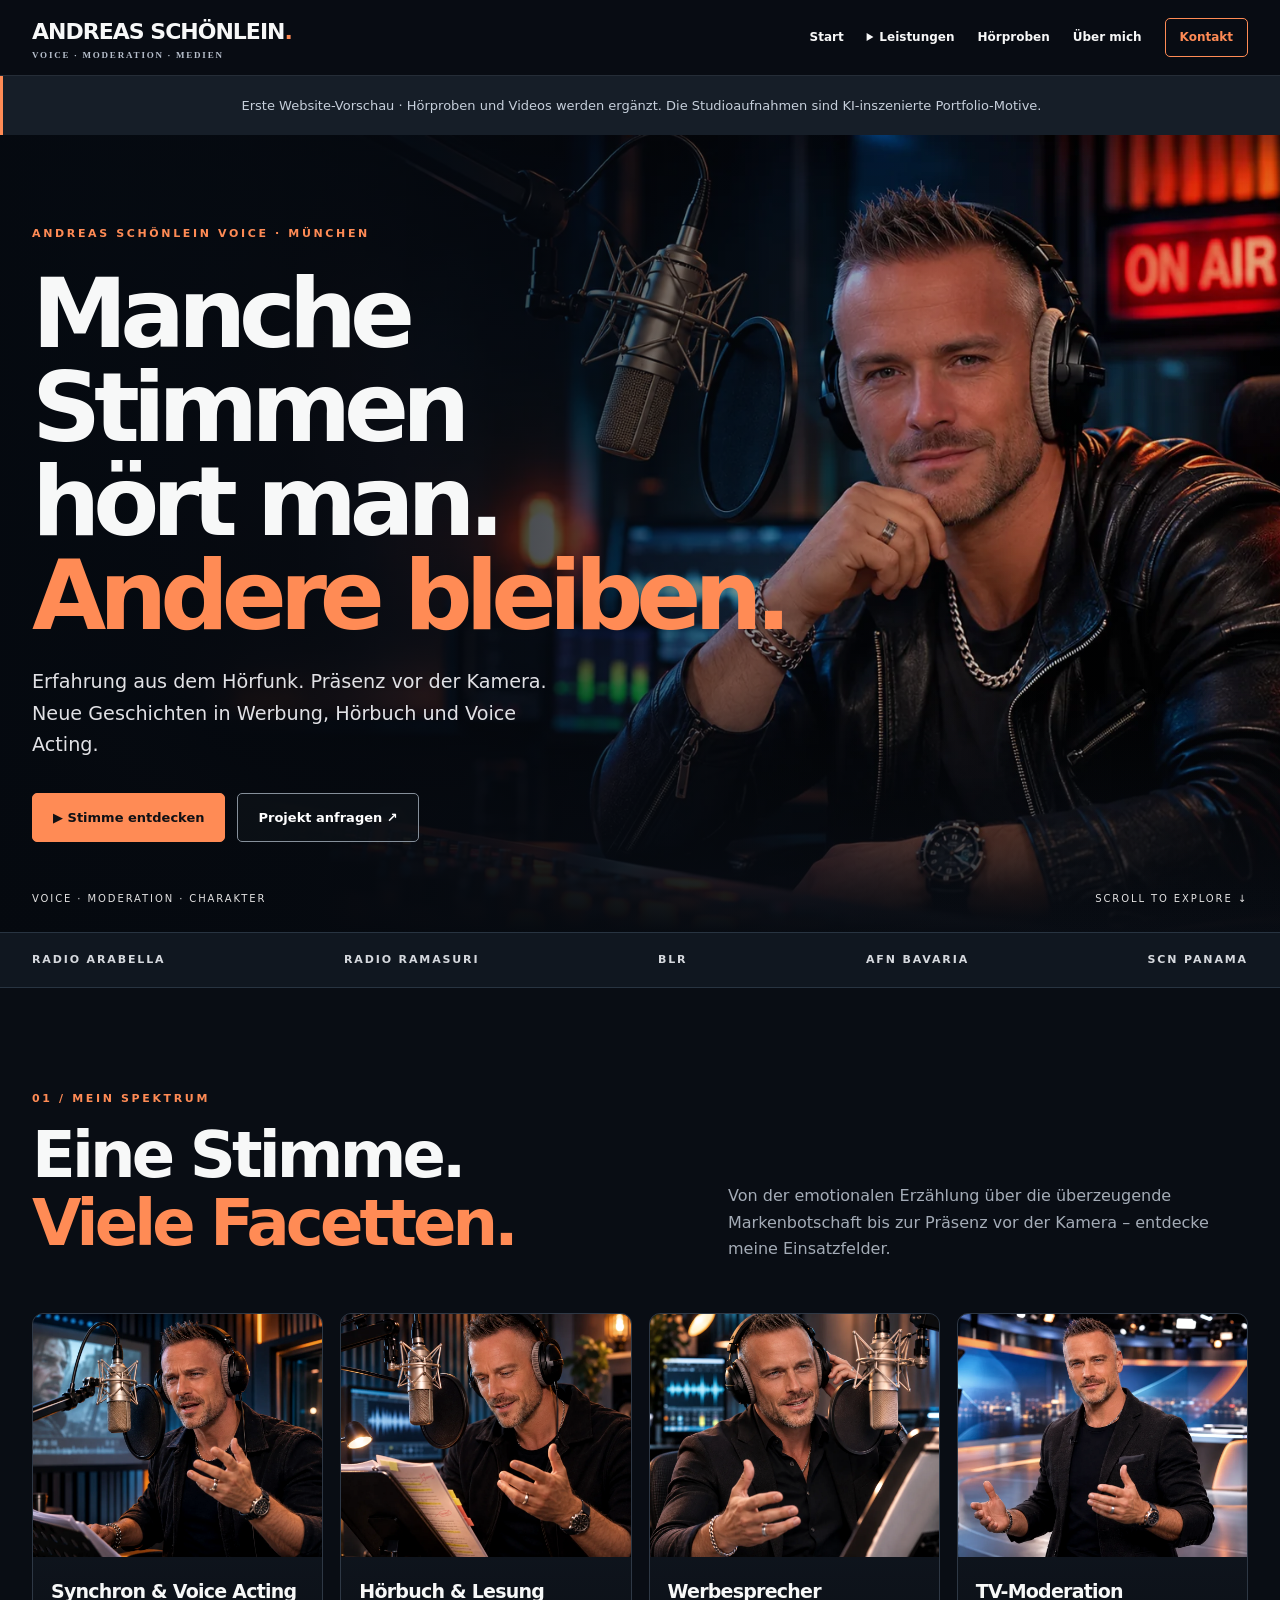
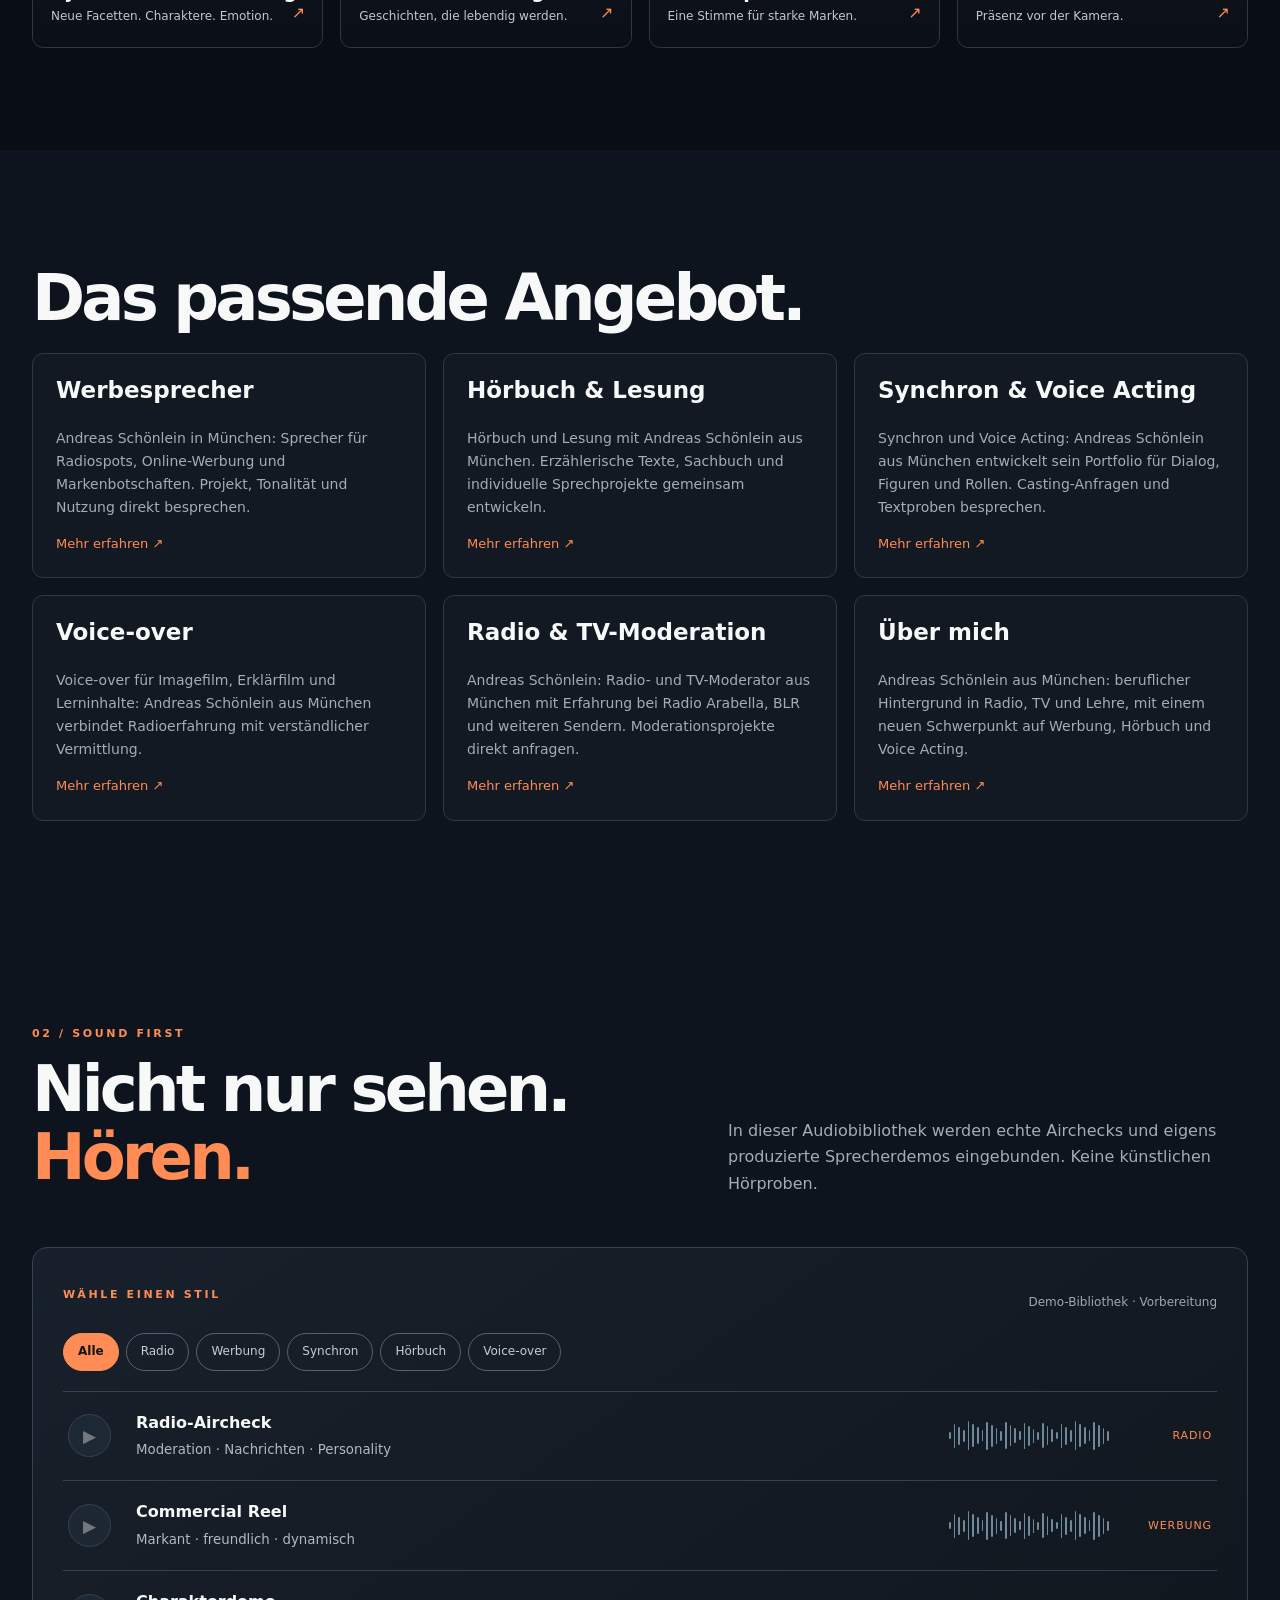
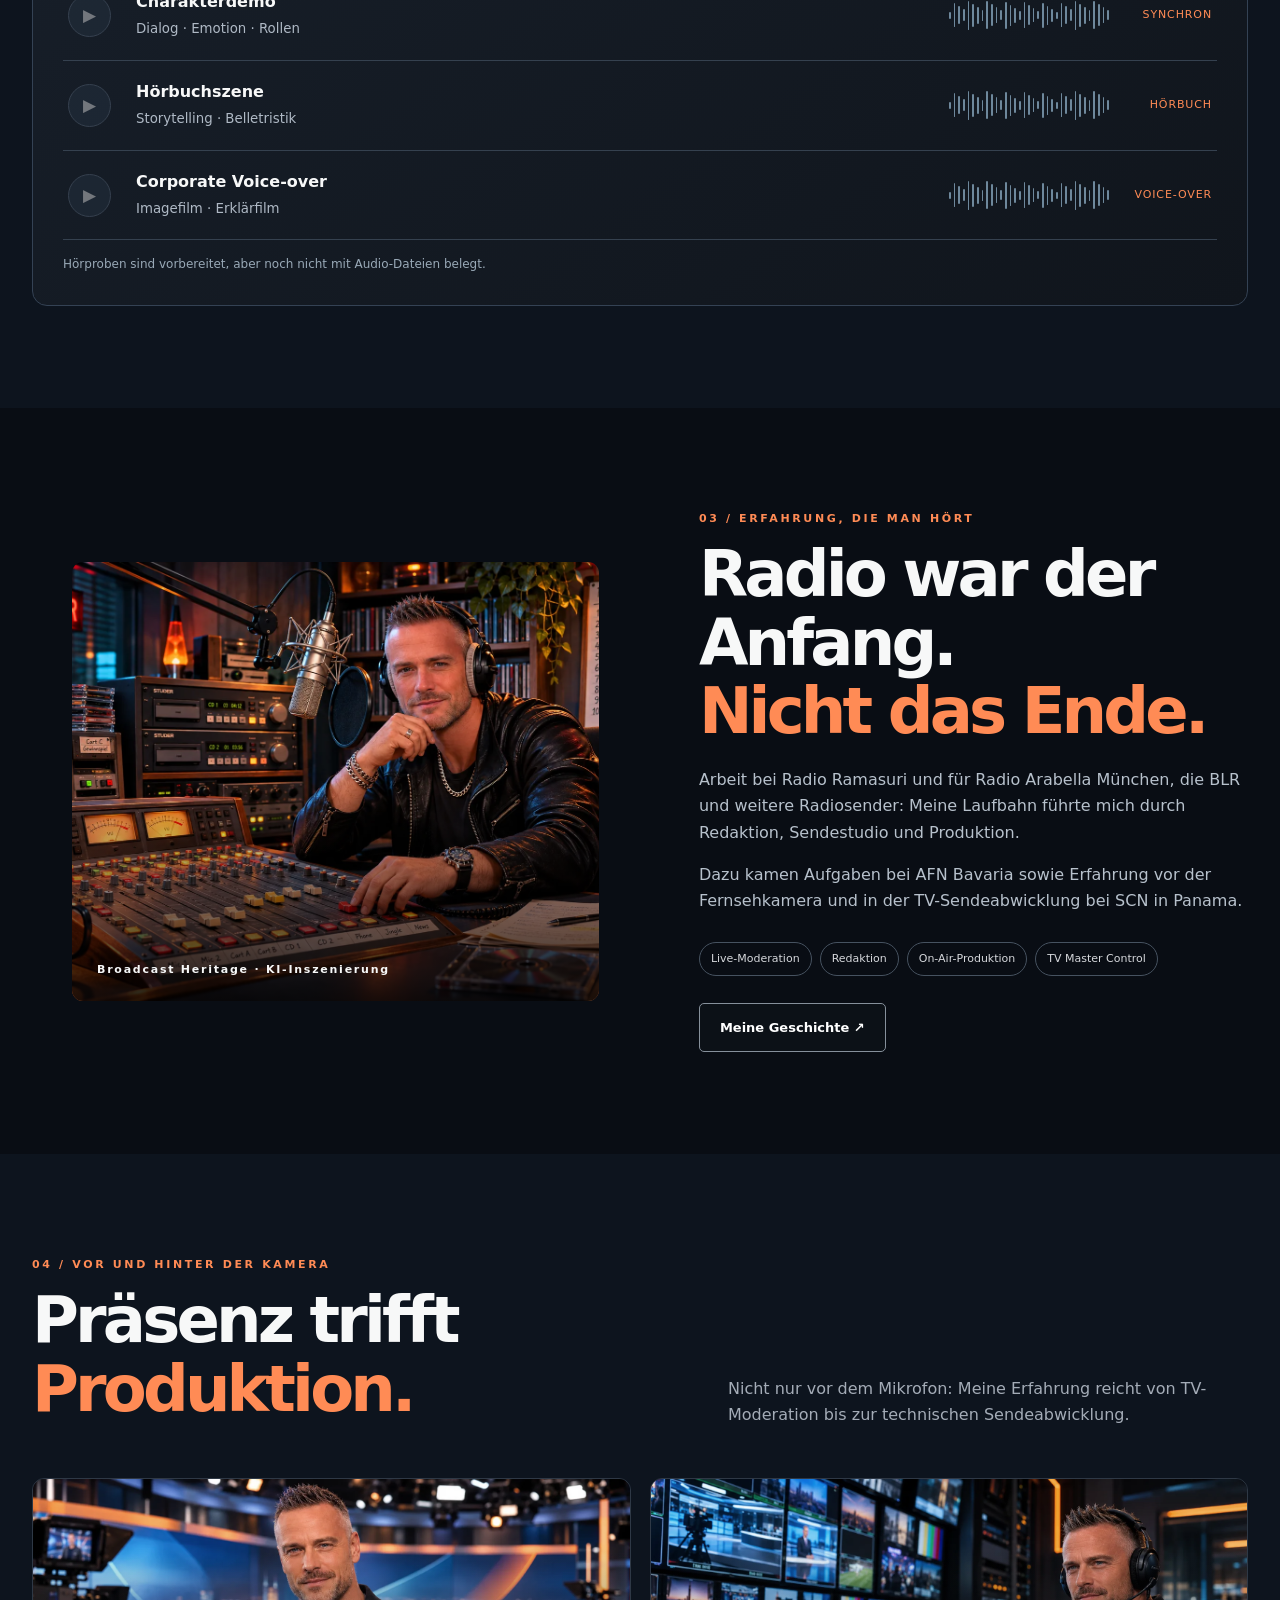
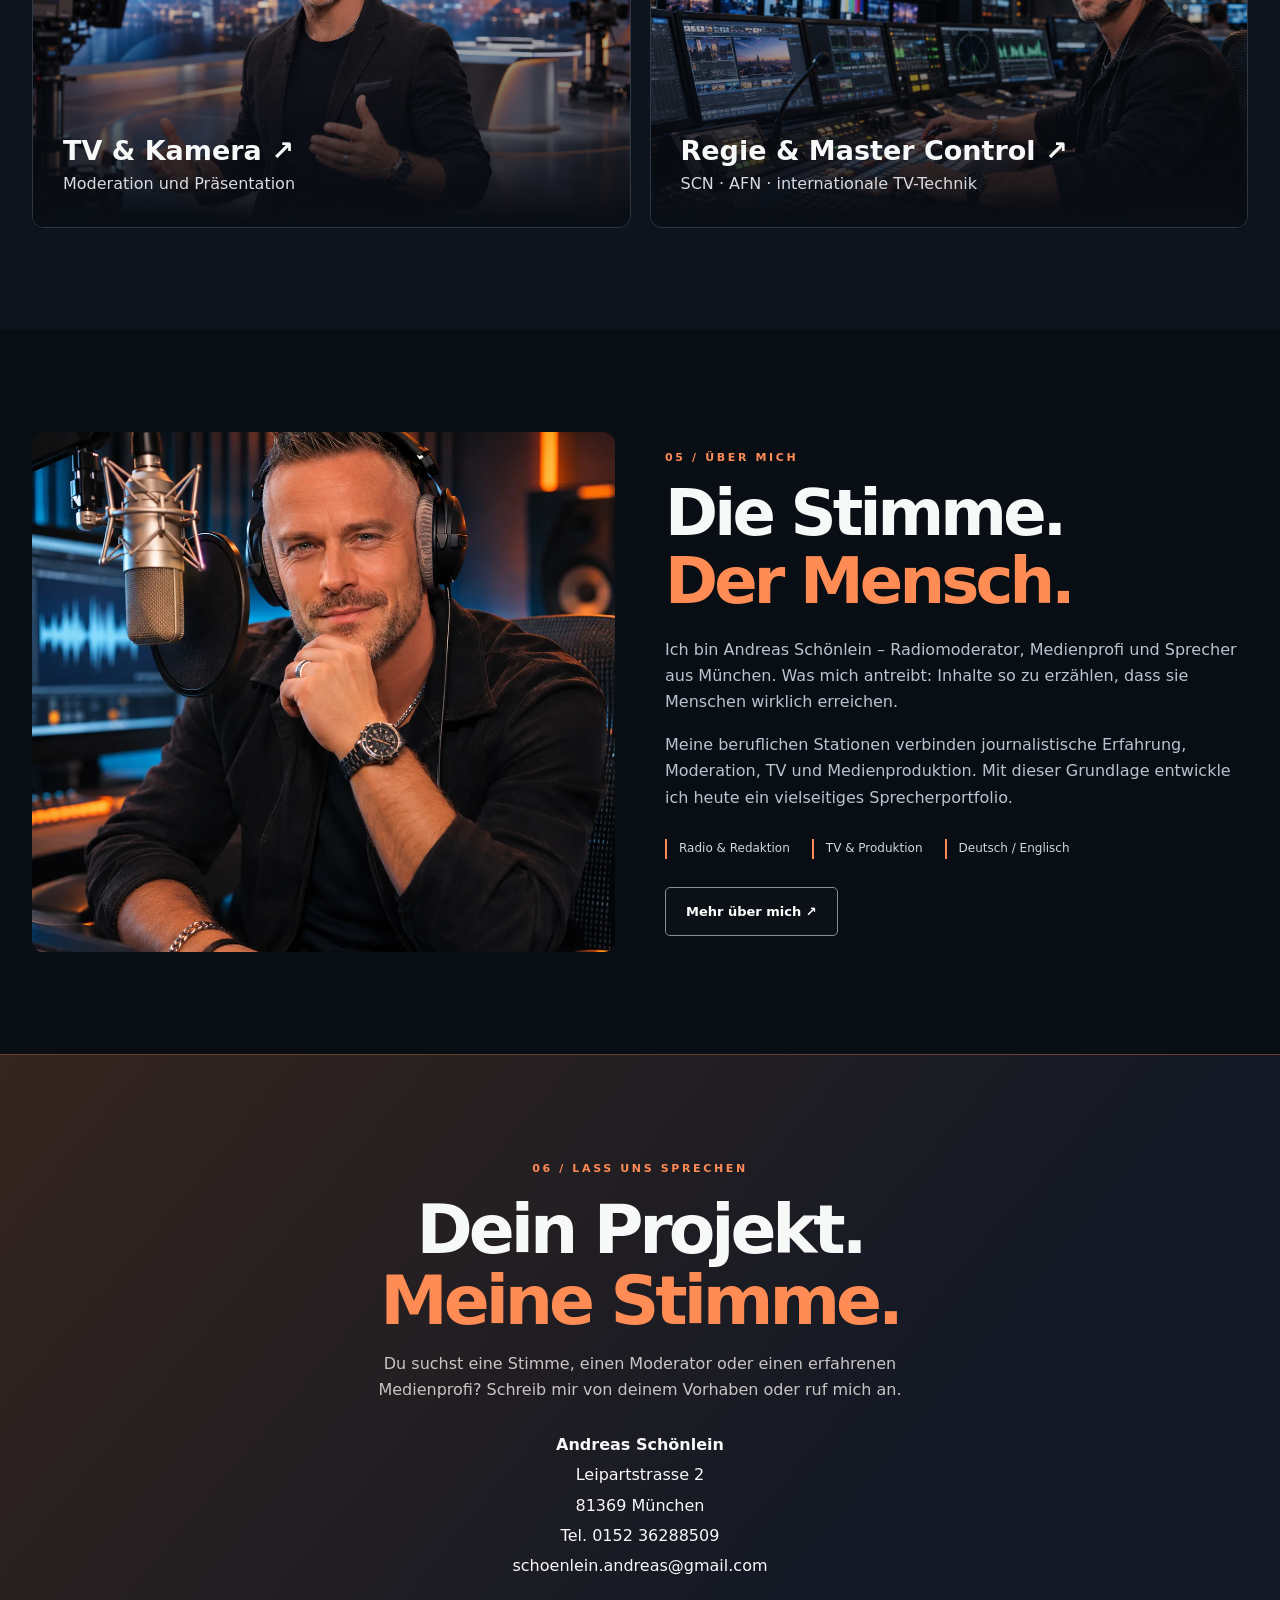
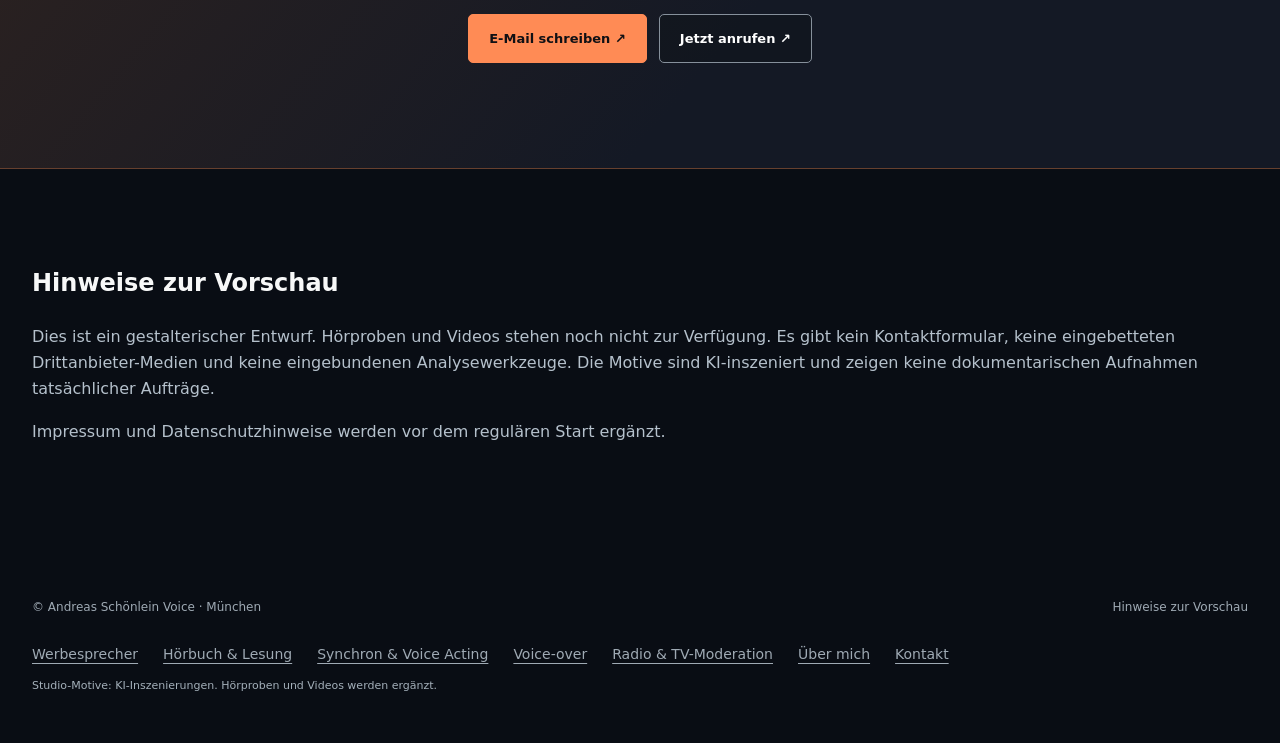
<file: index.html>
<!doctype html><html lang="de"><head><meta charset="utf-8"><meta name="viewport" content="width=device-width,initial-scale=1"><meta name="robots" content="noindex,follow"><meta name="theme-color" content="#090d14"><title>Radiomoderator & Sprecher in München | Andreas Schönlein Voice</title><meta name="description" content="Andreas Schönlein Voice: langjähriger Radio- und TV-Moderator aus München. Hörproben und Portfolio für Werbung, Hörbuch, Voice-over und Synchron-Demos."><link rel="stylesheet" href="assets/site.css"><script type="application/ld+json">{"@context": "https://schema.org", "@type": "Person", "name": "Andreas Schönlein", "jobTitle": "Radiomoderator und Sprecher", "description": "Erfahrener Radio- und TV-Moderator aus München; Sprecherportfolio im Aufbau."}</script><link rel="canonical" href="https://dougmens.github.io/andreasschoenlein_voice/"><meta property="og:type" content="website"><meta property="og:title" content="Andreas Schönlein Voice – Sprecher und Moderator München"><meta property="og:url" content="https://dougmens.github.io/andreasschoenlein_voice/"><meta property="og:image" content="https://dougmens.github.io/andreasschoenlein_voice/assets/images/portfolio-1.webp"><meta property="og:description" content="Radio- und TV-Moderation, Werbung, Hörbuch und Voice Acting aus München."><meta property="og:locale" content="de_DE"><meta name="twitter:card" content="summary_large_image"></head><body><a class="skip-link" href="#inhalt">Zum Inhalt springen</a><header class="site-header"><div class="container header-inner"><a class="logo" href="./">ANDREAS SCHÖNLEIN<span>.</span><small>Voice · Moderation · Medien</small></a><button class="burger" id="menu" aria-expanded="false" aria-controls="nav">☰ Menü</button><nav class="nav" id="nav" aria-label="Hauptnavigation"><a href="./">Start</a><details><summary>Leistungen</summary><div class="nav-panel"><a href="werbesprecher/">Werbesprecher</a><a href="hoerbuchsprecher/">Hörbuch &amp; Lesung</a><a href="synchronsprecher/">Synchron &amp; Voice Acting</a><a href="voice-over/">Voice-over</a><a href="moderator/">Radio &amp; TV-Moderation</a></div></details><a href="#hoerproben">Hörproben</a><a href="ueber-mich/" >Über mich</a><a class="contact-link" href="kontakt/" >Kontakt</a></nav></div></header><main id="inhalt"><div class="note" style="text-align:center">Erste Website-Vorschau · Hörproben und Videos werden ergänzt. Die Studioaufnahmen sind KI-inszenierte Portfolio-Motive.</div><section class="hero" id="start"><img class="hero-photo" src="assets/images/portfolio-1.webp" alt="" fetchpriority="high"><div class="hero-filter"></div><div class="container hero-content"><div class="eyebrow">Andreas Schönlein Voice · München</div><h1>Manche Stimmen<br>hört man.<br><span class="orange">Andere bleiben.</span></h1><p class="lead">Erfahrung aus dem Hörfunk. Präsenz vor der Kamera. Neue Geschichten in Werbung, Hörbuch und Voice Acting.</p><div class="actions"><a class="btn" href="#hoerproben">▶ Stimme entdecken</a><a class="btn outline" href="#anfrage">Projekt anfragen ↗</a></div></div><div class="hero-bottom"><div class="container"><span>VOICE · MODERATION · CHARAKTER</span><span>SCROLL TO EXPLORE ↓</span></div></div></section><div class="strip"><div class="container strip-inner"><span>RADIO ARABELLA</span><span>RADIO RAMASURI</span><span>BLR</span><span>AFN BAVARIA</span><span>SCN PANAMA</span></div></div>
<section class="section" id="leistungen"><div class="container"><div class="section-heading"><div><div class="eyebrow">01 / Mein Spektrum</div><h2 class="section-title">Eine Stimme.<br><span class="orange">Viele Facetten.</span></h2></div><p class="section-description">Von der emotionalen Erzählung über die überzeugende Markenbotschaft bis zur Präsenz vor der Kamera – entdecke meine Einsatzfelder.</p></div><div class="service-grid"><a class="service" href="synchronsprecher/"><img loading="lazy" src="assets/images/portfolio-2.webp" alt="KI-inszeniertes Portfolio-Motiv: Andreas im Bereich Synchron &amp; Voice Acting"><div class="service-caption"><strong>Synchron & Voice Acting</strong><small>Neue Facetten. Charaktere. Emotion.</small><span class="jump">↗</span></div></a><a class="service" href="hoerbuchsprecher/"><img loading="lazy" src="assets/images/portfolio-3.webp" alt="KI-inszeniertes Portfolio-Motiv: Andreas im Bereich Hörbuch &amp; Lesung"><div class="service-caption"><strong>Hörbuch & Lesung</strong><small>Geschichten, die lebendig werden.</small><span class="jump">↗</span></div></a><a class="service" href="werbesprecher/"><img loading="lazy" src="assets/images/portfolio-4.webp" alt="KI-inszeniertes Portfolio-Motiv: Andreas im Bereich Werbesprecher"><div class="service-caption"><strong>Werbesprecher</strong><small>Eine Stimme für starke Marken.</small><span class="jump">↗</span></div></a><a class="service" href="moderator/"><img loading="lazy" src="assets/images/portfolio-5.webp" alt="KI-inszeniertes Portfolio-Motiv: Andreas im Bereich TV-Moderation"><div class="service-caption"><strong>TV-Moderation</strong><small>Präsenz vor der Kamera.</small><span class="jump">↗</span></div></a></div></div></section>
<section class="section dark"><div class="container"><h2 class="section-title">Das passende Angebot.</h2><div class="service-grid text-grid"><a class="service" href="werbesprecher/"><h3>Werbesprecher</h3><p>Andreas Schönlein in München: Sprecher für Radiospots, Online-Werbung und Markenbotschaften. Projekt, Tonalität und Nutzung direkt besprechen.</p><span>Mehr erfahren ↗</span></a><a class="service" href="hoerbuchsprecher/"><h3>Hörbuch &amp; Lesung</h3><p>Hörbuch und Lesung mit Andreas Schönlein aus München. Erzählerische Texte, Sachbuch und individuelle Sprechprojekte gemeinsam entwickeln.</p><span>Mehr erfahren ↗</span></a><a class="service" href="synchronsprecher/"><h3>Synchron &amp; Voice Acting</h3><p>Synchron und Voice Acting: Andreas Schönlein aus München entwickelt sein Portfolio für Dialog, Figuren und Rollen. Casting-Anfragen und Textproben besprechen.</p><span>Mehr erfahren ↗</span></a><a class="service" href="voice-over/"><h3>Voice-over</h3><p>Voice-over für Imagefilm, Erklärfilm und Lerninhalte: Andreas Schönlein aus München verbindet Radioerfahrung mit verständlicher Vermittlung.</p><span>Mehr erfahren ↗</span></a><a class="service" href="moderator/"><h3>Radio &amp; TV-Moderation</h3><p>Andreas Schönlein: Radio- und TV-Moderator aus München mit Erfahrung bei Radio Arabella, BLR und weiteren Sendern. Moderationsprojekte direkt anfragen.</p><span>Mehr erfahren ↗</span></a><a class="service" href="ueber-mich/"><h3>Über mich</h3><p>Andreas Schönlein aus München: beruflicher Hintergrund in Radio, TV und Lehre, mit einem neuen Schwerpunkt auf Werbung, Hörbuch und Voice Acting.</p><span>Mehr erfahren ↗</span></a></div></div></section><section class="section dark" id="hoerproben"><div class="container"><div class="section-heading"><div><div class="eyebrow">02 / Sound first</div><h2 class="section-title">Nicht nur sehen.<br><span class="orange">Hören.</span></h2></div><p class="section-description">In dieser Audiobibliothek werden echte Airchecks und eigens produzierte Sprecherdemos eingebunden. Keine künstlichen Hörproben.</p></div><div class="audio-panel"><div class="audio-top"><span class="eyebrow">Wähle einen Stil</span><span class="helper">Demo-Bibliothek · Vorbereitung</span></div><div class="filter-list"><button type="button" class="filter active" data-filter="Alle">Alle</button><button type="button" class="filter " data-filter="Radio">Radio</button><button type="button" class="filter " data-filter="Werbung">Werbung</button><button type="button" class="filter " data-filter="Synchron">Synchron</button><button type="button" class="filter " data-filter="Hörbuch">Hörbuch</button><button type="button" class="filter " data-filter="Voice-over">Voice-over</button></div><div class="demo-list"><div class="demo" data-category="Radio"><button type="button" aria-label="Radio-Aircheck abspielen – in Vorbereitung" data-src="" disabled title="Hörprobe folgt">▶</button><div><strong>Radio-Aircheck</strong><small>Moderation · Nachrichten · Personality</small></div><div class="wave" aria-hidden="true"><i style="height:7px"></i><i style="height:24px"></i><i style="height:18px"></i><i style="height:12px"></i><i style="height:29px"></i><i style="height:23px"></i><i style="height:17px"></i><i style="height:11px"></i><i style="height:28px"></i><i style="height:22px"></i><i style="height:16px"></i><i style="height:10px"></i><i style="height:27px"></i><i style="height:21px"></i><i style="height:15px"></i><i style="height:9px"></i><i style="height:26px"></i><i style="height:20px"></i><i style="height:14px"></i><i style="height:8px"></i><i style="height:25px"></i><i style="height:19px"></i><i style="height:13px"></i><i style="height:7px"></i><i style="height:24px"></i><i style="height:18px"></i><i style="height:12px"></i><i style="height:29px"></i><i style="height:23px"></i><i style="height:17px"></i><i style="height:11px"></i><i style="height:28px"></i><i style="height:22px"></i><i style="height:16px"></i><i style="height:10px"></i></div><span class="demo-type">RADIO</span></div><div class="demo" data-category="Werbung"><button type="button" aria-label="Commercial Reel abspielen – in Vorbereitung" data-src="" disabled title="Hörprobe folgt">▶</button><div><strong>Commercial Reel</strong><small>Markant · freundlich · dynamisch</small></div><div class="wave" aria-hidden="true"><i style="height:7px"></i><i style="height:24px"></i><i style="height:18px"></i><i style="height:12px"></i><i style="height:29px"></i><i style="height:23px"></i><i style="height:17px"></i><i style="height:11px"></i><i style="height:28px"></i><i style="height:22px"></i><i style="height:16px"></i><i style="height:10px"></i><i style="height:27px"></i><i style="height:21px"></i><i style="height:15px"></i><i style="height:9px"></i><i style="height:26px"></i><i style="height:20px"></i><i style="height:14px"></i><i style="height:8px"></i><i style="height:25px"></i><i style="height:19px"></i><i style="height:13px"></i><i style="height:7px"></i><i style="height:24px"></i><i style="height:18px"></i><i style="height:12px"></i><i style="height:29px"></i><i style="height:23px"></i><i style="height:17px"></i><i style="height:11px"></i><i style="height:28px"></i><i style="height:22px"></i><i style="height:16px"></i><i style="height:10px"></i></div><span class="demo-type">WERBUNG</span></div><div class="demo" data-category="Synchron"><button type="button" aria-label="Charakterdemo abspielen – in Vorbereitung" data-src="" disabled title="Hörprobe folgt">▶</button><div><strong>Charakterdemo</strong><small>Dialog · Emotion · Rollen</small></div><div class="wave" aria-hidden="true"><i style="height:7px"></i><i style="height:24px"></i><i style="height:18px"></i><i style="height:12px"></i><i style="height:29px"></i><i style="height:23px"></i><i style="height:17px"></i><i style="height:11px"></i><i style="height:28px"></i><i style="height:22px"></i><i style="height:16px"></i><i style="height:10px"></i><i style="height:27px"></i><i style="height:21px"></i><i style="height:15px"></i><i style="height:9px"></i><i style="height:26px"></i><i style="height:20px"></i><i style="height:14px"></i><i style="height:8px"></i><i style="height:25px"></i><i style="height:19px"></i><i style="height:13px"></i><i style="height:7px"></i><i style="height:24px"></i><i style="height:18px"></i><i style="height:12px"></i><i style="height:29px"></i><i style="height:23px"></i><i style="height:17px"></i><i style="height:11px"></i><i style="height:28px"></i><i style="height:22px"></i><i style="height:16px"></i><i style="height:10px"></i></div><span class="demo-type">SYNCHRON</span></div><div class="demo" data-category="Hörbuch"><button type="button" aria-label="Hörbuchszene abspielen – in Vorbereitung" data-src="" disabled title="Hörprobe folgt">▶</button><div><strong>Hörbuchszene</strong><small>Storytelling · Belletristik</small></div><div class="wave" aria-hidden="true"><i style="height:7px"></i><i style="height:24px"></i><i style="height:18px"></i><i style="height:12px"></i><i style="height:29px"></i><i style="height:23px"></i><i style="height:17px"></i><i style="height:11px"></i><i style="height:28px"></i><i style="height:22px"></i><i style="height:16px"></i><i style="height:10px"></i><i style="height:27px"></i><i style="height:21px"></i><i style="height:15px"></i><i style="height:9px"></i><i style="height:26px"></i><i style="height:20px"></i><i style="height:14px"></i><i style="height:8px"></i><i style="height:25px"></i><i style="height:19px"></i><i style="height:13px"></i><i style="height:7px"></i><i style="height:24px"></i><i style="height:18px"></i><i style="height:12px"></i><i style="height:29px"></i><i style="height:23px"></i><i style="height:17px"></i><i style="height:11px"></i><i style="height:28px"></i><i style="height:22px"></i><i style="height:16px"></i><i style="height:10px"></i></div><span class="demo-type">HÖRBUCH</span></div><div class="demo" data-category="Voice-over"><button type="button" aria-label="Corporate Voice-over abspielen – in Vorbereitung" data-src="" disabled title="Hörprobe folgt">▶</button><div><strong>Corporate Voice-over</strong><small>Imagefilm · Erklärfilm</small></div><div class="wave" aria-hidden="true"><i style="height:7px"></i><i style="height:24px"></i><i style="height:18px"></i><i style="height:12px"></i><i style="height:29px"></i><i style="height:23px"></i><i style="height:17px"></i><i style="height:11px"></i><i style="height:28px"></i><i style="height:22px"></i><i style="height:16px"></i><i style="height:10px"></i><i style="height:27px"></i><i style="height:21px"></i><i style="height:15px"></i><i style="height:9px"></i><i style="height:26px"></i><i style="height:20px"></i><i style="height:14px"></i><i style="height:8px"></i><i style="height:25px"></i><i style="height:19px"></i><i style="height:13px"></i><i style="height:7px"></i><i style="height:24px"></i><i style="height:18px"></i><i style="height:12px"></i><i style="height:29px"></i><i style="height:23px"></i><i style="height:17px"></i><i style="height:11px"></i><i style="height:28px"></i><i style="height:22px"></i><i style="height:16px"></i><i style="height:10px"></i></div><span class="demo-type">VOICE-OVER</span></div></div><p id="audio-message" class="helper" role="status" aria-live="polite">Hörproben sind vorbereitet, aber noch nicht mit Audio-Dateien belegt.</p></div></div></section>
<section class="section" id="geschichte"><div class="container experience"><figure class="experience-photo"><img loading="lazy" src="assets/images/portfolio-6.webp" alt="KI-inszeniertes Radiostudio im Stil der frühen 2000er-Jahre mit Mischpult, Cart-Playern und CD-Zuspielern"><figcaption>Broadcast Heritage · KI-Inszenierung</figcaption></figure><div class="experience-copy"><div class="eyebrow">03 / Erfahrung, die man hört</div><h2 class="section-title">Radio war der Anfang.<br><span class="orange">Nicht das Ende.</span></h2><p>Arbeit bei Radio Ramasuri und für Radio Arabella München, die BLR und weitere Radiosender: Meine Laufbahn führte mich durch Redaktion, Sendestudio und Produktion.</p><p>Dazu kamen Aufgaben bei AFN Bavaria sowie Erfahrung vor der Fernsehkamera und in der TV-Sendeabwicklung bei SCN in Panama.</p><div class="pills"><span>Live-Moderation</span><span>Redaktion</span><span>On-Air-Produktion</span><span>TV Master Control</span></div><a class="btn outline" href="ueber-mich/">Meine Geschichte ↗</a></div></div></section>
<section class="section dark" id="broadcast"><div class="container"><div class="section-heading"><div><div class="eyebrow">04 / Vor und hinter der Kamera</div><h2 class="section-title">Präsenz trifft<br><span class="orange">Produktion.</span></h2></div><p class="section-description">Nicht nur vor dem Mikrofon: Meine Erfahrung reicht von TV-Moderation bis zur technischen Sendeabwicklung.</p></div><div class="duo"><a href="moderator/" class="feature"><img loading="lazy" src="assets/images/portfolio-7.webp" alt="KI-Visualisierung von Andreas als TV-Moderator in einem modernen Fernsehstudio"><div><h3>TV & Kamera ↗</h3><p>Moderation und Präsentation</p></div></a><a href="moderator/" class="feature"><img loading="lazy" src="assets/images/portfolio-8.webp" alt="KI-Visualisierung von Andreas in einem modernen Master Control Room"><div><h3>Regie & Master Control ↗</h3><p>SCN · AFN · internationale TV-Technik</p></div></a></div></div></section>
<section class="section" id="profil"><div class="container editorial"><img class="editorial-photo" src="assets/images/portfolio-9.webp" loading="lazy" alt="KI-inszeniertes, kameranahes Porträt von Andreas Schönlein am Studiomikrofon"><div><div class="eyebrow">05 / Über mich</div><h2 class="section-title">Die Stimme.<br><span class="orange">Der Mensch.</span></h2><p>Ich bin Andreas Schönlein – Radiomoderator, Medienprofi und Sprecher aus München. Was mich antreibt: Inhalte so zu erzählen, dass sie Menschen wirklich erreichen.</p><p>Meine beruflichen Stationen verbinden journalistische Erfahrung, Moderation, TV und Medienproduktion. Mit dieser Grundlage entwickle ich heute ein vielseitiges Sprecherportfolio.</p><div class="stats"><span>Radio & Redaktion</span><span>TV & Produktion</span><span>Deutsch / Englisch</span></div><a class="btn outline" href="ueber-mich/">Mehr über mich ↗</a></div></div></section>
<section class="cta" id="anfrage"><div class="container"><div class="eyebrow">06 / Lass uns sprechen</div><h2>Dein Projekt.<br><span class="orange">Meine Stimme.</span></h2><p>Du suchst eine Stimme, einen Moderator oder einen erfahrenen Medienprofi? Schreib mir von deinem Vorhaben oder ruf mich an.</p><address class="contact-details" style="font-style:normal;line-height:1.9;margin:24px auto;max-width:560px"><strong>Andreas Schönlein</strong><br>Leipartstrasse 2<br>81369 München<br><a href="tel:+4915236288509">Tel. 0152 36288509</a><br><a href="mailto:schoenlein.andreas@gmail.com">schoenlein.andreas@gmail.com</a></address><div class="actions" style="justify-content:center"><a class="btn" href="mailto:schoenlein.andreas@gmail.com">E-Mail schreiben ↗</a><a class="btn outline" href="tel:+4915236288509">Jetzt anrufen ↗</a></div></div></section><section class="container page-content" id="seitenhinweise"><h2>Hinweise zur Vorschau</h2><p>Dies ist ein gestalterischer Entwurf. Hörproben und Videos stehen noch nicht zur Verfügung. Es gibt kein Kontaktformular, keine eingebetteten Drittanbieter-Medien und keine eingebundenen Analysewerkzeuge. Die Motive sind KI-inszeniert und zeigen keine dokumentarischen Aufnahmen tatsächlicher Aufträge.</p><p>Impressum und Datenschutzhinweise werden vor dem regulären Start ergänzt.</p></section></main><footer class="footer"><div class="container"><div class="footer-inner"><span>© Andreas Schönlein Voice · München</span><a href="#seitenhinweise">Hinweise zur Vorschau</a></div><nav class="site-map" aria-label="Alle Unterseiten"><a href="werbesprecher/">Werbesprecher</a><a href="hoerbuchsprecher/">Hörbuch &amp; Lesung</a><a href="synchronsprecher/">Synchron &amp; Voice Acting</a><a href="voice-over/">Voice-over</a><a href="moderator/">Radio &amp; TV-Moderation</a><a href="ueber-mich/">Über mich</a><a href="kontakt/">Kontakt</a></nav><p class="asset-note">Studio-Motive: KI-Inszenierungen. Hörproben und Videos werden ergänzt.</p></div></footer><script src="assets/site.js" defer></script></body></html>
</file>
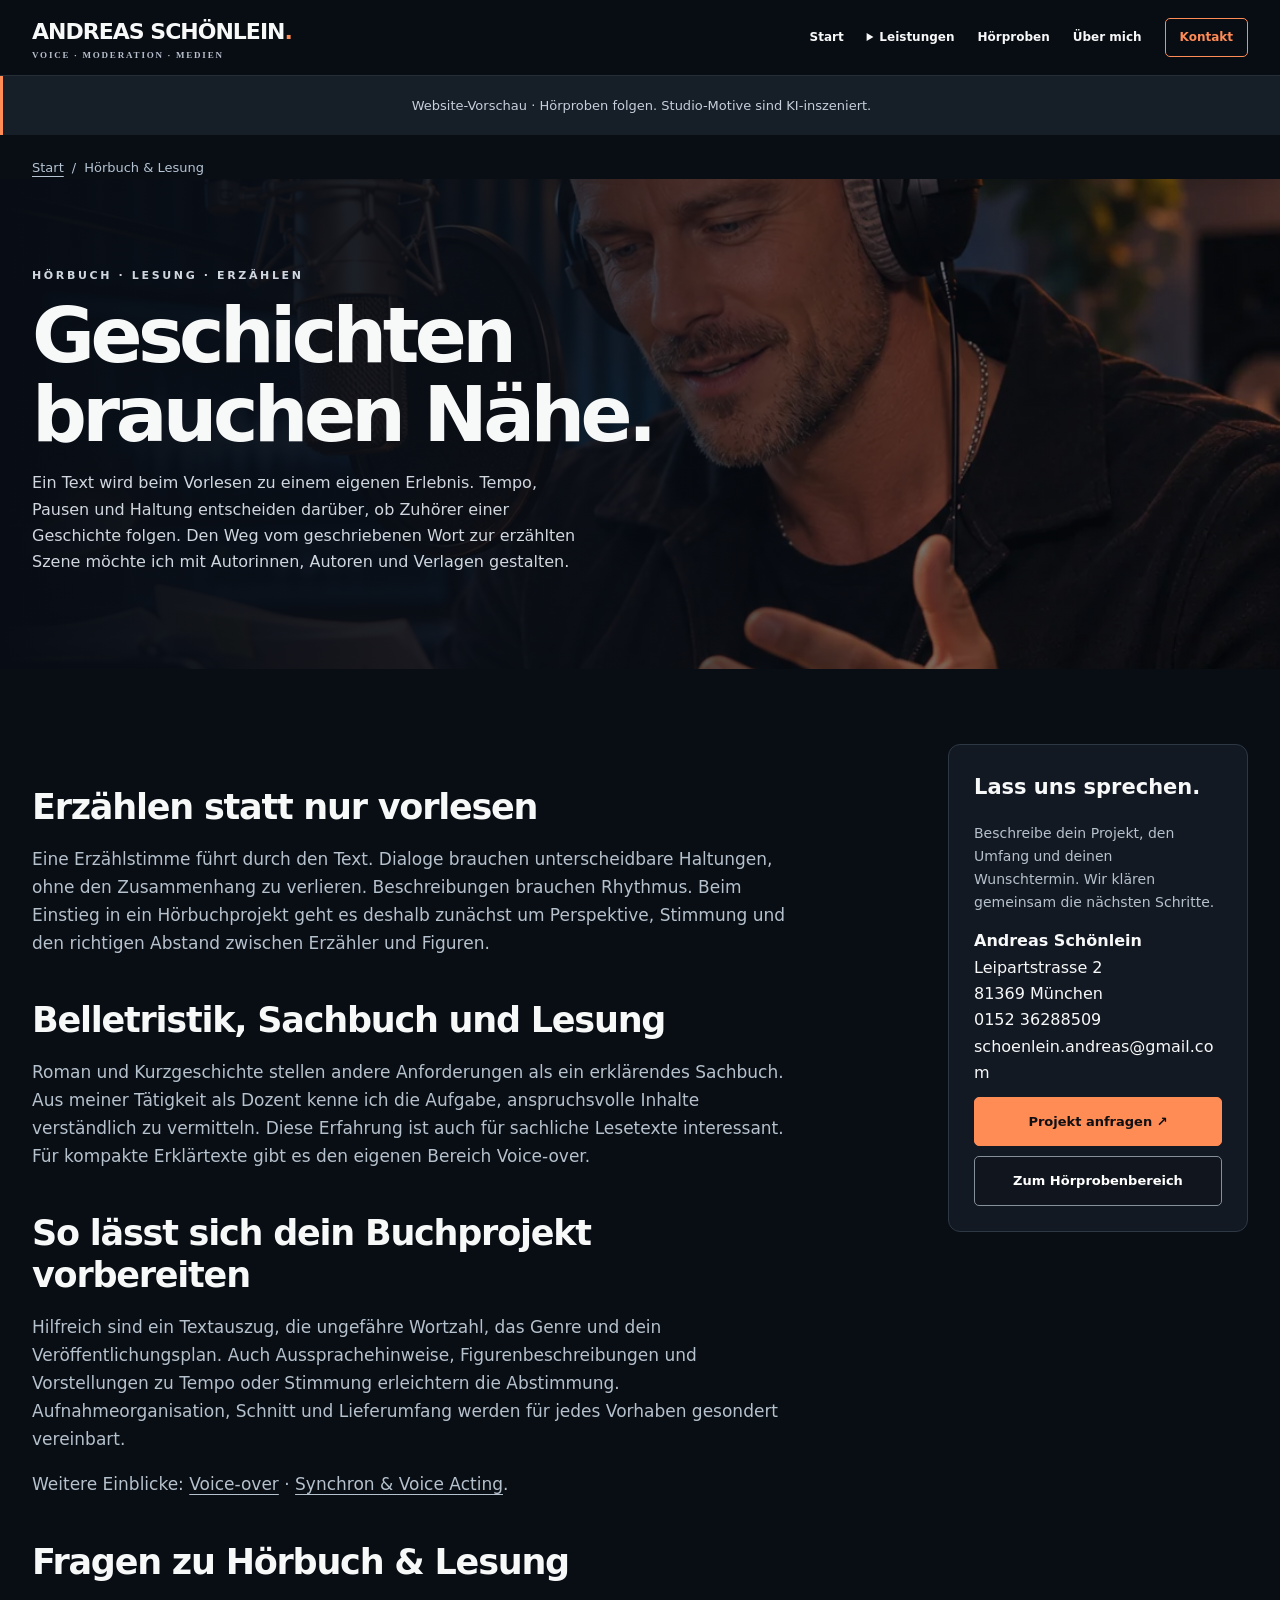
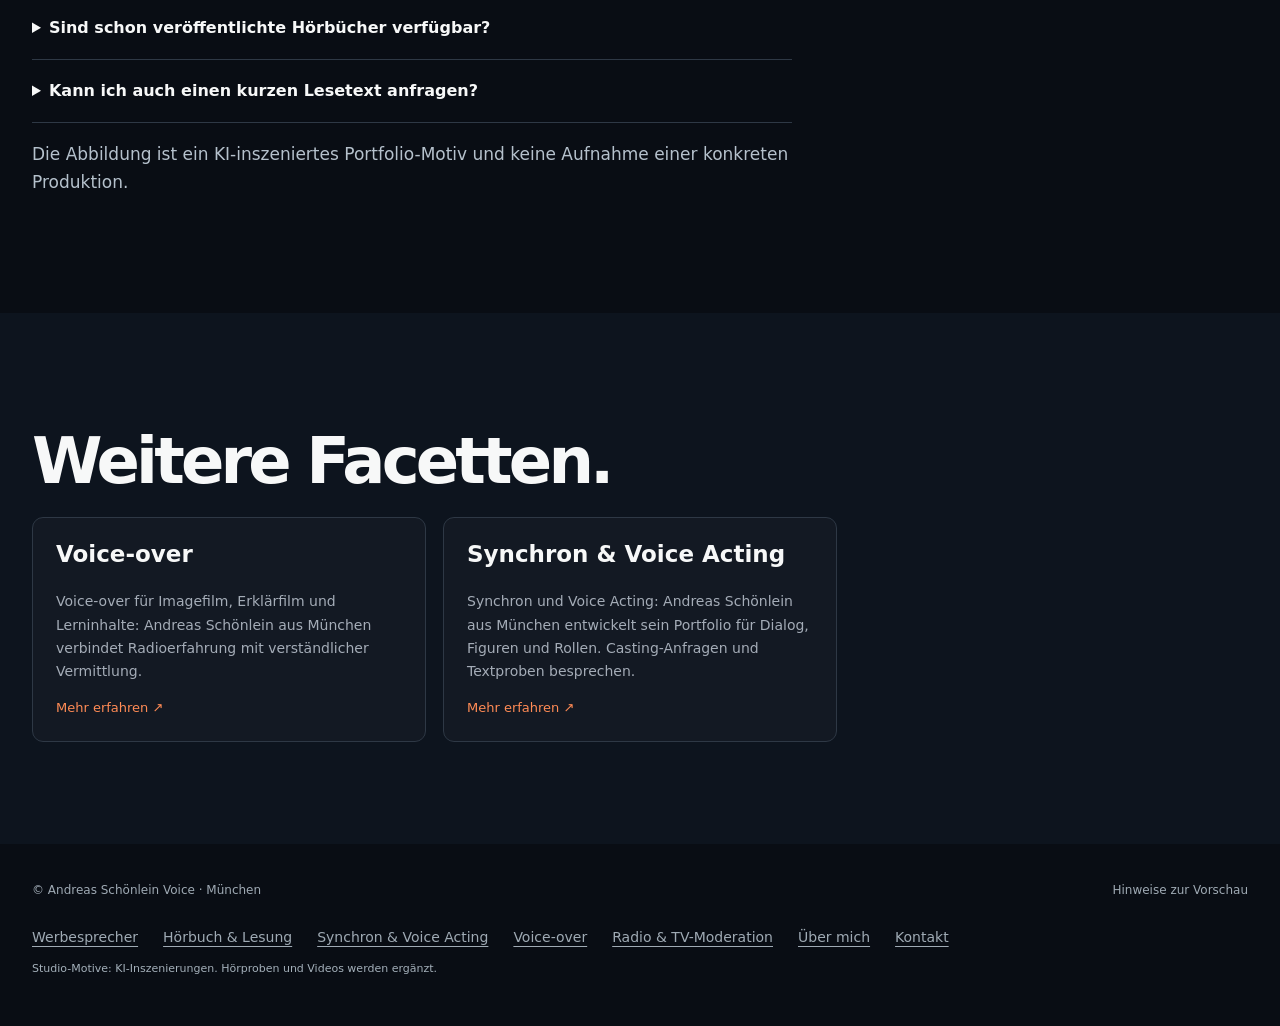
<file: hoerbuchsprecher/index.html>
<!doctype html><html lang="de"><head><meta charset="utf-8"><meta name="viewport" content="width=device-width,initial-scale=1"><meta name="robots" content="noindex,follow"><meta name="theme-color" content="#090d14"><title>Hörbuchsprecher München – Hörbuch &amp; Lesung | Andreas Schönlein</title><meta name="description" content="Hörbuch und Lesung mit Andreas Schönlein aus München. Erzählerische Texte, Sachbuch und individuelle Sprechprojekte gemeinsam entwickeln."><link rel="canonical" href="https://dougmens.github.io/andreasschoenlein_voice/hoerbuchsprecher/"><meta property="og:type" content="website"><meta property="og:locale" content="de_DE"><meta property="og:site_name" content="Andreas Schönlein Voice"><meta property="og:title" content="Hörbuchsprecher München – Hörbuch &amp; Lesung | Andreas Schönlein"><meta property="og:description" content="Hörbuch und Lesung mit Andreas Schönlein aus München. Erzählerische Texte, Sachbuch und individuelle Sprechprojekte gemeinsam entwickeln."><meta property="og:url" content="https://dougmens.github.io/andreasschoenlein_voice/hoerbuchsprecher/"><meta property="og:image" content="https://dougmens.github.io/andreasschoenlein_voice/assets/images/portfolio-3.webp"><meta name="twitter:card" content="summary_large_image"><link rel="stylesheet" href="../assets/site.css"><script type="application/ld+json">{"@context":"https://schema.org","@graph":[{"@type":"Person","@id":"https://dougmens.github.io/andreasschoenlein_voice/#andreas","name":"Andreas Schönlein","url":"https://dougmens.github.io/andreasschoenlein_voice/ueber-mich/","jobTitle":"Radiomoderator und Sprecher","email":"schoenlein.andreas@gmail.com","telephone":"+4915236288509","address":{"@type":"PostalAddress","streetAddress":"Leipartstrasse 2","postalCode":"81369","addressLocality":"München","addressCountry":"DE"}},{"@type":"WebPage","@id":"https://dougmens.github.io/andreasschoenlein_voice/hoerbuchsprecher/","url":"https://dougmens.github.io/andreasschoenlein_voice/hoerbuchsprecher/","name":"Hörbuchsprecher München – Hörbuch & Lesung | Andreas Schönlein","description":"Hörbuch und Lesung mit Andreas Schönlein aus München. Erzählerische Texte, Sachbuch und individuelle Sprechprojekte gemeinsam entwickeln.","inLanguage":"de","about":{"@id":"https://dougmens.github.io/andreasschoenlein_voice/#andreas"}},{"@type":"BreadcrumbList","itemListElement":[{"@type":"ListItem","position":1,"name":"Start","item":"https://dougmens.github.io/andreasschoenlein_voice/"},{"@type":"ListItem","position":2,"name":"Hörbuch & Lesung","item":"https://dougmens.github.io/andreasschoenlein_voice/hoerbuchsprecher/"}]},{"@type":"Service","name":"Hörbuch & Lesung","url":"https://dougmens.github.io/andreasschoenlein_voice/hoerbuchsprecher/","provider":{"@id":"https://dougmens.github.io/andreasschoenlein_voice/#andreas"},"areaServed":{"@type":"City","name":"München"}}]}</script></head><body><a class="skip-link" href="#inhalt">Zum Inhalt springen</a><header class="site-header"><div class="container header-inner"><a class="logo" href="../">ANDREAS SCHÖNLEIN<span>.</span><small>Voice · Moderation · Medien</small></a><button class="burger" id="menu" aria-expanded="false" aria-controls="nav">☰ Menü</button><nav class="nav" id="nav" aria-label="Hauptnavigation"><a href="../">Start</a><details><summary>Leistungen</summary><div class="nav-panel"><a href="../werbesprecher/">Werbesprecher</a><a aria-current="page" href="../hoerbuchsprecher/">Hörbuch &amp; Lesung</a><a href="../synchronsprecher/">Synchron &amp; Voice Acting</a><a href="../voice-over/">Voice-over</a><a href="../moderator/">Radio &amp; TV-Moderation</a></div></details><a href="../#hoerproben">Hörproben</a><a href="../ueber-mich/" >Über mich</a><a class="contact-link" href="../kontakt/" >Kontakt</a></nav></div></header><div class="note preview-notice">Website-Vorschau · Hörproben folgen. Studio-Motive sind KI-inszeniert.</div><main id="inhalt" class="page-main"><nav class="container breadcrumbs" aria-label="Brotkrumennavigation"><a href="../">Start</a><span aria-hidden="true">/</span><span aria-current="page">Hörbuch &amp; Lesung</span></nav><section class="subhero"><img src="../assets/images/portfolio-3.webp" alt="" fetchpriority="high"><div class="container"><p class="eyebrow">Hörbuch · Lesung · Erzählen</p><h1>Geschichten brauchen Nähe.</h1><p>Ein Text wird beim Vorlesen zu einem eigenen Erlebnis. Tempo, Pausen und Haltung entscheiden darüber, ob Zuhörer einer Geschichte folgen. Den Weg vom geschriebenen Wort zur erzählten Szene möchte ich mit Autorinnen, Autoren und Verlagen gestalten.</p></div></section><div class="container page-content layout-detail"><article class="prose"><section><h2>Erzählen statt nur vorlesen</h2><p>Eine Erzählstimme führt durch den Text. Dialoge brauchen unterscheidbare Haltungen, ohne den Zusammenhang zu verlieren. Beschreibungen brauchen Rhythmus. Beim Einstieg in ein Hörbuchprojekt geht es deshalb zunächst um Perspektive, Stimmung und den richtigen Abstand zwischen Erzähler und Figuren.</p></section><section><h2>Belletristik, Sachbuch und Lesung</h2><p>Roman und Kurzgeschichte stellen andere Anforderungen als ein erklärendes Sachbuch. Aus meiner Tätigkeit als Dozent kenne ich die Aufgabe, anspruchsvolle Inhalte verständlich zu vermitteln. Diese Erfahrung ist auch für sachliche Lesetexte interessant. Für kompakte Erklärtexte gibt es den eigenen Bereich Voice-over.</p></section><section><h2>So lässt sich dein Buchprojekt vorbereiten</h2><p>Hilfreich sind ein Textauszug, die ungefähre Wortzahl, das Genre und dein Veröffentlichungsplan. Auch Aussprachehinweise, Figurenbeschreibungen und Vorstellungen zu Tempo oder Stimmung erleichtern die Abstimmung. Aufnahmeorganisation, Schnitt und Lieferumfang werden für jedes Vorhaben gesondert vereinbart.</p></section><p>Weitere Einblicke: <a href="../voice-over/">Voice-over</a> · <a href="../synchronsprecher/">Synchron &amp; Voice Acting</a>.</p><section class="faq"><h2>Fragen zu Hörbuch &amp; Lesung</h2><details><summary>Sind schon veröffentlichte Hörbücher verfügbar?</summary><p>Dieser Bereich meines Sprecherportfolios befindet sich im Aufbau. Öffentliche Hörbuchdemos und konkrete Veröffentlichungen werden ergänzt, sobald sie verfügbar sind.</p></details><details><summary>Kann ich auch einen kurzen Lesetext anfragen?</summary><p>Ja, du kannst dich auch mit einer Kurzgeschichte, einem einzelnen Kapitel oder einem Lesungskonzept melden. Nenne bitte Umfang, Anlass und geplante Verwendung.</p></details></section><p class="figure-note">Die Abbildung ist ein KI-inszeniertes Portfolio-Motiv und keine Aufnahme einer konkreten Produktion.</p></article><aside class="detail-aside"><h2>Lass uns sprechen.</h2><p>Beschreibe dein Projekt, den Umfang und deinen Wunschtermin. Wir klären gemeinsam die nächsten Schritte.</p><address class="contact-details" style="font-style:normal"><strong>Andreas Schönlein</strong><br>Leipartstrasse 2<br>81369 München<br><a href="tel:+4915236288509">0152 36288509</a><br><a href="mailto:schoenlein.andreas@gmail.com">schoenlein.andreas@gmail.com</a></address><a class="btn" href="../kontakt/">Projekt anfragen ↗</a><a class="btn outline" href="../#hoerproben">Zum Hörprobenbereich</a></aside></div><section class="section dark"><div class="container"><h2 class="section-title">Weitere Facetten.</h2><div class="service-grid text-grid"><a class="service" href="../voice-over/"><h3>Voice-over</h3><p>Voice-over für Imagefilm, Erklärfilm und Lerninhalte: Andreas Schönlein aus München verbindet Radioerfahrung mit verständlicher Vermittlung.</p><span>Mehr erfahren ↗</span></a><a class="service" href="../synchronsprecher/"><h3>Synchron &amp; Voice Acting</h3><p>Synchron und Voice Acting: Andreas Schönlein aus München entwickelt sein Portfolio für Dialog, Figuren und Rollen. Casting-Anfragen und Textproben besprechen.</p><span>Mehr erfahren ↗</span></a></div></div></section></main><footer class="footer"><div class="container"><div class="footer-inner"><span>© Andreas Schönlein Voice · München</span><a href="../#seitenhinweise">Hinweise zur Vorschau</a></div><nav class="site-map" aria-label="Alle Unterseiten"><a href="../werbesprecher/">Werbesprecher</a><a href="../hoerbuchsprecher/">Hörbuch &amp; Lesung</a><a href="../synchronsprecher/">Synchron &amp; Voice Acting</a><a href="../voice-over/">Voice-over</a><a href="../moderator/">Radio &amp; TV-Moderation</a><a href="../ueber-mich/">Über mich</a><a href="../kontakt/">Kontakt</a></nav><p class="asset-note">Studio-Motive: KI-Inszenierungen. Hörproben und Videos werden ergänzt.</p></div></footer><script src="../assets/site.js" defer></script></body></html>
</file>
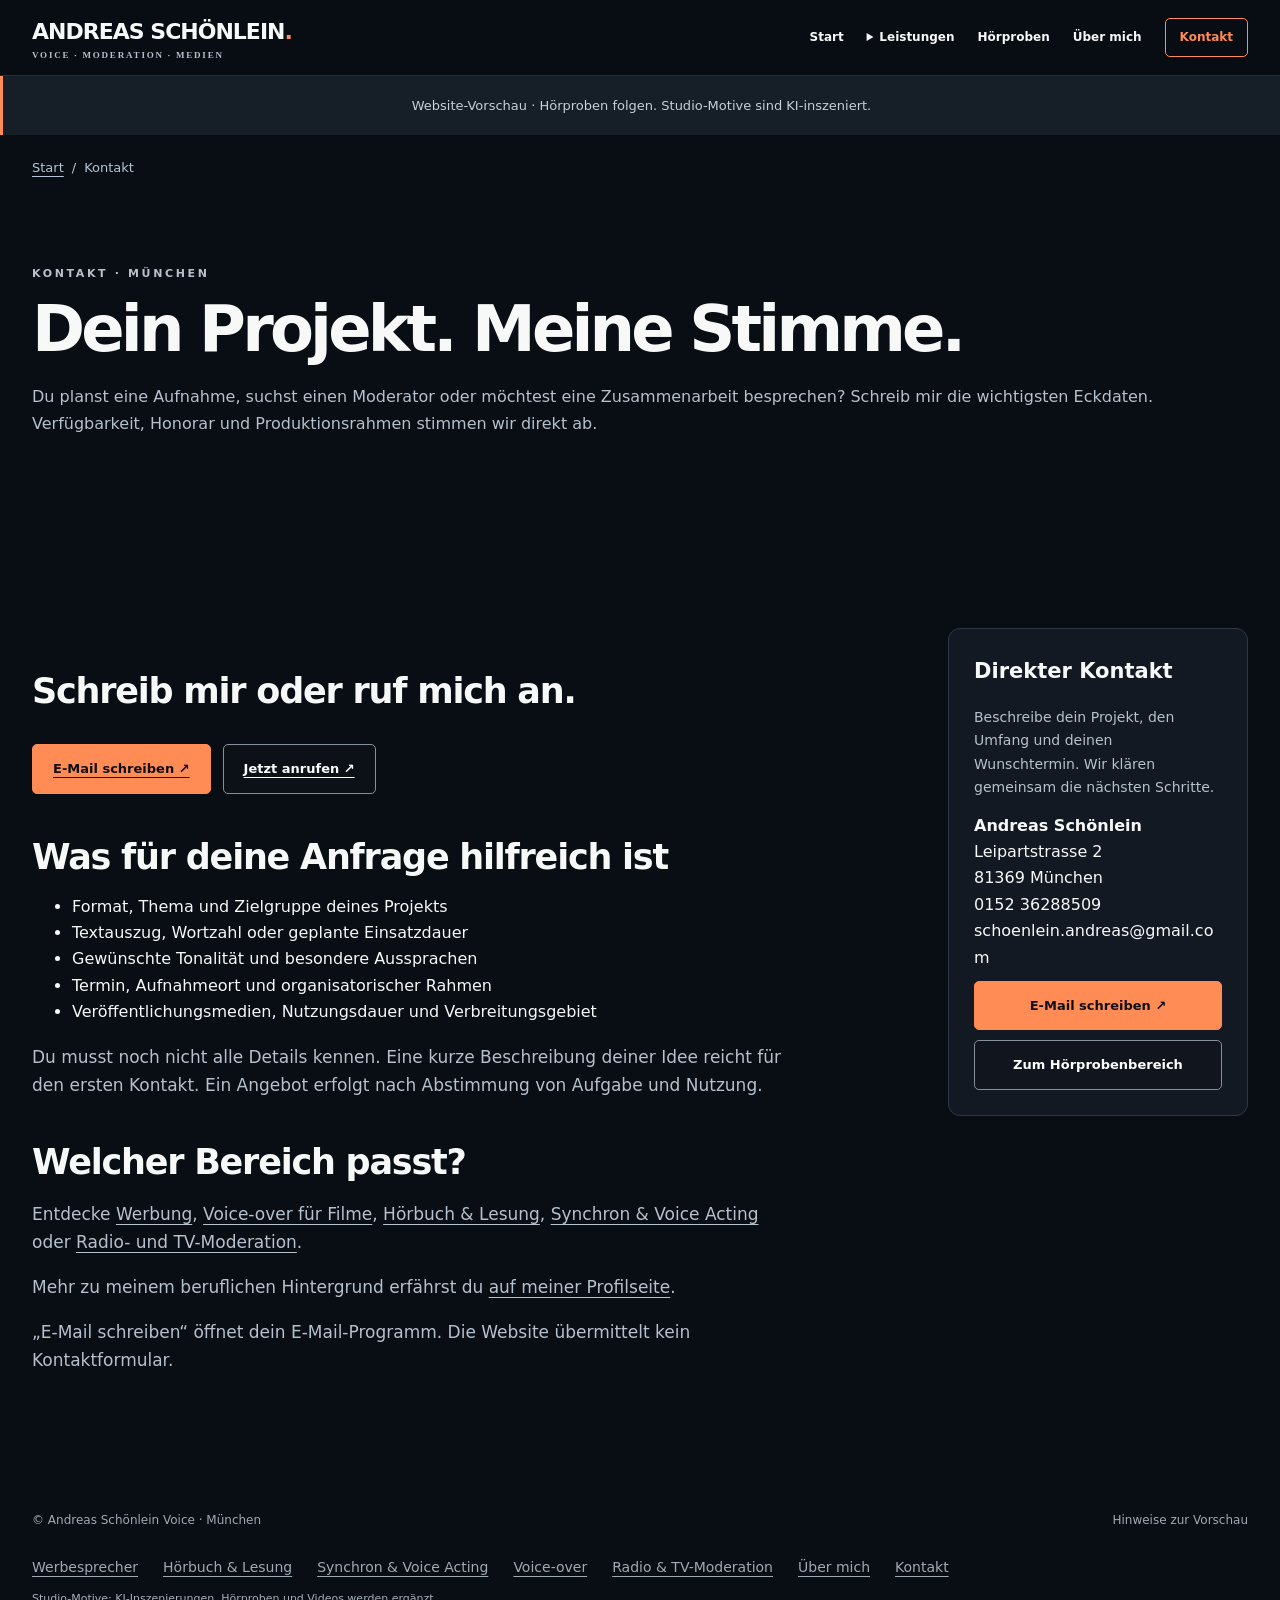
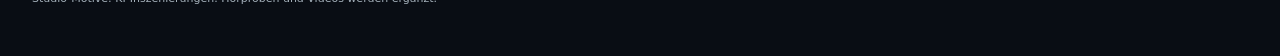
<file: kontakt/index.html>
<!doctype html><html lang="de"><head><meta charset="utf-8"><meta name="viewport" content="width=device-width,initial-scale=1"><meta name="robots" content="noindex,follow"><meta name="theme-color" content="#090d14"><title>Kontakt – Andreas Schönlein | Sprecher &amp; Moderator München</title><meta name="description" content="Sprecher- und Moderationsprojekte mit Andreas Schönlein besprechen: E-Mail, Telefon und Kontaktdaten in München. Hinweise für deine Projektanfrage."><link rel="canonical" href="https://dougmens.github.io/andreasschoenlein_voice/kontakt/"><meta property="og:type" content="website"><meta property="og:locale" content="de_DE"><meta property="og:site_name" content="Andreas Schönlein Voice"><meta property="og:title" content="Kontakt zu Andreas Schönlein"><meta property="og:description" content="Sprecher- und Moderationsprojekte mit Andreas Schönlein besprechen: E-Mail, Telefon und Kontaktdaten in München. Hinweise für deine Projektanfrage."><meta property="og:url" content="https://dougmens.github.io/andreasschoenlein_voice/kontakt/"><meta property="og:image" content="https://dougmens.github.io/andreasschoenlein_voice/assets/images/portfolio-4.webp"><meta name="twitter:card" content="summary_large_image"><link rel="stylesheet" href="../assets/site.css"><script type="application/ld+json">{"@context": "https://schema.org", "@type": "ContactPage", "url": "https://dougmens.github.io/andreasschoenlein_voice/kontakt/", "name": "Kontakt zu Andreas Schönlein", "inLanguage": "de"}</script></head><body><a class="skip-link" href="#inhalt">Zum Inhalt springen</a><header class="site-header"><div class="container header-inner"><a class="logo" href="../">ANDREAS SCHÖNLEIN<span>.</span><small>Voice · Moderation · Medien</small></a><button class="burger" id="menu" aria-expanded="false" aria-controls="nav">☰ Menü</button><nav class="nav" id="nav" aria-label="Hauptnavigation"><a href="../">Start</a><details><summary>Leistungen</summary><div class="nav-panel"><a href="../werbesprecher/">Werbesprecher</a><a href="../hoerbuchsprecher/">Hörbuch &amp; Lesung</a><a href="../synchronsprecher/">Synchron &amp; Voice Acting</a><a href="../voice-over/">Voice-over</a><a href="../moderator/">Radio &amp; TV-Moderation</a></div></details><a href="../#hoerproben">Hörproben</a><a href="../ueber-mich/" >Über mich</a><a class="contact-link" href="../kontakt/" >Kontakt</a></nav></div></header><div class="note preview-notice">Website-Vorschau · Hörproben folgen. Studio-Motive sind KI-inszeniert.</div><main id="inhalt" class="page-main"><nav class="container breadcrumbs" aria-label="Brotkrumennavigation"><a href="../">Start</a><span aria-hidden="true">/</span><span aria-current="page">Kontakt</span></nav><section class="container page-content"><p class="eyebrow">Kontakt · München</p><h1 class="section-title">Dein Projekt. Meine Stimme.</h1><p>Du planst eine Aufnahme, suchst einen Moderator oder möchtest eine Zusammenarbeit besprechen? Schreib mir die wichtigsten Eckdaten. Verfügbarkeit, Honorar und Produktionsrahmen stimmen wir direkt ab.</p></section><div class="container page-content layout-detail"><article class="prose"><h2>Schreib mir oder ruf mich an.</h2><div class="actions"><a class="btn" href="mailto:schoenlein.andreas@gmail.com">E-Mail schreiben ↗</a><a class="btn outline" href="tel:+4915236288509">Jetzt anrufen ↗</a></div><h2>Was für deine Anfrage hilfreich ist</h2><ul><li>Format, Thema und Zielgruppe deines Projekts</li><li>Textauszug, Wortzahl oder geplante Einsatzdauer</li><li>Gewünschte Tonalität und besondere Aussprachen</li><li>Termin, Aufnahmeort und organisatorischer Rahmen</li><li>Veröffentlichungsmedien, Nutzungsdauer und Verbreitungsgebiet</li></ul><p>Du musst noch nicht alle Details kennen. Eine kurze Beschreibung deiner Idee reicht für den ersten Kontakt. Ein Angebot erfolgt nach Abstimmung von Aufgabe und Nutzung.</p><h2>Welcher Bereich passt?</h2><p>Entdecke <a href="../werbesprecher/">Werbung</a>, <a href="../voice-over/">Voice-over für Filme</a>, <a href="../hoerbuchsprecher/">Hörbuch &amp; Lesung</a>, <a href="../synchronsprecher/">Synchron &amp; Voice Acting</a> oder <a href="../moderator/">Radio- und TV-Moderation</a>.</p><p>Mehr zu meinem beruflichen Hintergrund erfährst du <a href="../ueber-mich/">auf meiner Profilseite</a>.</p><p class="helper">„E-Mail schreiben“ öffnet dein E-Mail-Programm. Die Website übermittelt kein Kontaktformular.</p></article><aside class="detail-aside"><h2>Direkter Kontakt</h2><p>Beschreibe dein Projekt, den Umfang und deinen Wunschtermin. Wir klären gemeinsam die nächsten Schritte.</p><address class="contact-details" style="font-style:normal"><strong>Andreas Schönlein</strong><br>Leipartstrasse 2<br>81369 München<br><a href="tel:+4915236288509">0152 36288509</a><br><a href="mailto:schoenlein.andreas@gmail.com">schoenlein.andreas@gmail.com</a></address><a class="btn" href="mailto:schoenlein.andreas@gmail.com">E-Mail schreiben ↗</a><a class="btn outline" href="../#hoerproben">Zum Hörprobenbereich</a></aside></div></main><footer class="footer"><div class="container"><div class="footer-inner"><span>© Andreas Schönlein Voice · München</span><a href="../#seitenhinweise">Hinweise zur Vorschau</a></div><nav class="site-map" aria-label="Alle Unterseiten"><a href="../werbesprecher/">Werbesprecher</a><a href="../hoerbuchsprecher/">Hörbuch &amp; Lesung</a><a href="../synchronsprecher/">Synchron &amp; Voice Acting</a><a href="../voice-over/">Voice-over</a><a href="../moderator/">Radio &amp; TV-Moderation</a><a href="../ueber-mich/">Über mich</a><a href="../kontakt/">Kontakt</a></nav><p class="asset-note">Studio-Motive: KI-Inszenierungen. Hörproben und Videos werden ergänzt.</p></div></footer><script src="../assets/site.js" defer></script></body></html>
</file>
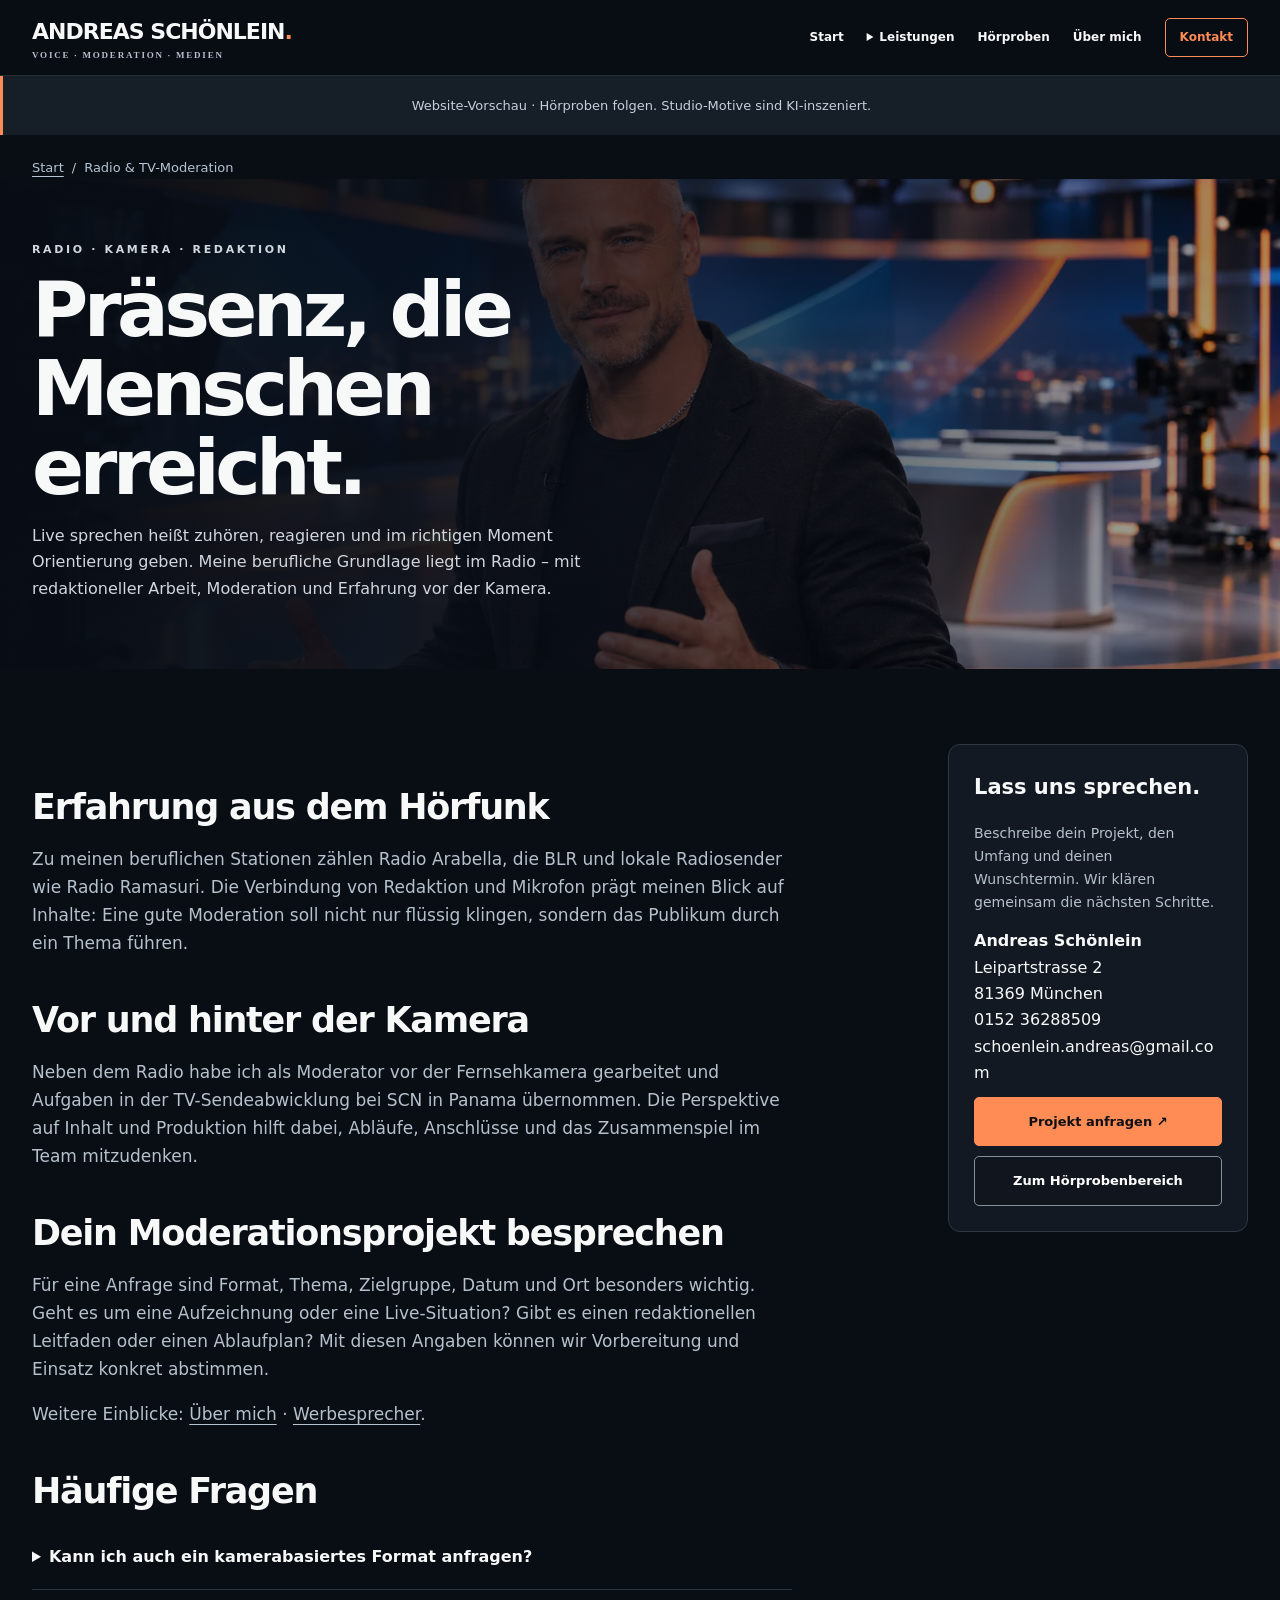
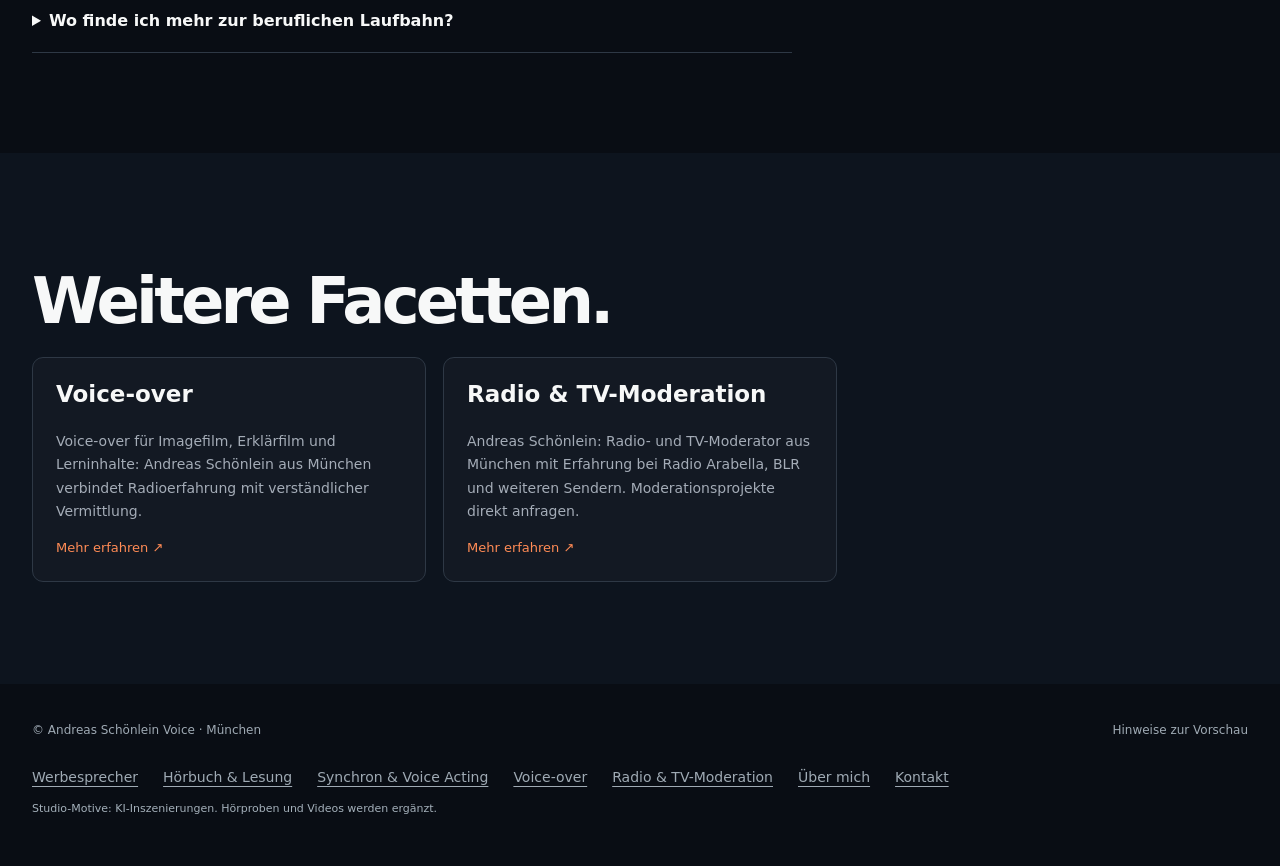
<file: moderator/index.html>
<!doctype html><html lang="de"><head><meta charset="utf-8"><meta name="viewport" content="width=device-width,initial-scale=1"><meta name="robots" content="noindex,follow"><meta name="theme-color" content="#090d14"><title>Radio- und TV-Moderator München | Andreas Schönlein</title><meta name="description" content="Andreas Schönlein: Radio- und TV-Moderator aus München mit Erfahrung bei Radio Arabella, BLR und weiteren Sendern. Moderationsprojekte direkt anfragen."><link rel="canonical" href="https://dougmens.github.io/andreasschoenlein_voice/moderator/"><meta property="og:type" content="website"><meta property="og:locale" content="de_DE"><meta property="og:site_name" content="Andreas Schönlein Voice"><meta property="og:title" content="Radio- und TV-Moderator München | Andreas Schönlein"><meta property="og:description" content="Andreas Schönlein: Radio- und TV-Moderator aus München mit Erfahrung bei Radio Arabella, BLR und weiteren Sendern. Moderationsprojekte direkt anfragen."><meta property="og:url" content="https://dougmens.github.io/andreasschoenlein_voice/moderator/"><meta property="og:image" content="https://dougmens.github.io/andreasschoenlein_voice/assets/images/portfolio-5.webp"><meta name="twitter:card" content="summary_large_image"><link rel="stylesheet" href="../assets/site.css"><script type="application/ld+json">{"@context": "https://schema.org", "@graph": [{"@type": "WebPage", "url": "https://dougmens.github.io/andreasschoenlein_voice/moderator/", "name": "Radio- und TV-Moderator München | Andreas Schönlein", "inLanguage": "de"}, {"@type": "BreadcrumbList", "itemListElement": [{"@type": "ListItem", "position": 1, "name": "Start", "item": "https://dougmens.github.io/andreasschoenlein_voice/"}, {"@type": "ListItem", "position": 2, "name": "Radio & TV-Moderation", "item": "https://dougmens.github.io/andreasschoenlein_voice/moderator/"}]}]}</script></head><body><a class="skip-link" href="#inhalt">Zum Inhalt springen</a><header class="site-header"><div class="container header-inner"><a class="logo" href="../">ANDREAS SCHÖNLEIN<span>.</span><small>Voice · Moderation · Medien</small></a><button class="burger" id="menu" aria-expanded="false" aria-controls="nav">☰ Menü</button><nav class="nav" id="nav" aria-label="Hauptnavigation"><a href="../">Start</a><details><summary>Leistungen</summary><div class="nav-panel"><a href="../werbesprecher/">Werbesprecher</a><a href="../hoerbuchsprecher/">Hörbuch &amp; Lesung</a><a href="../synchronsprecher/">Synchron &amp; Voice Acting</a><a href="../voice-over/">Voice-over</a><a href="../moderator/">Radio &amp; TV-Moderation</a></div></details><a href="../#hoerproben">Hörproben</a><a href="../ueber-mich/" >Über mich</a><a class="contact-link" href="../kontakt/" >Kontakt</a></nav></div></header><div class="note preview-notice">Website-Vorschau · Hörproben folgen. Studio-Motive sind KI-inszeniert.</div><main id="inhalt" class="page-main"><nav class="container breadcrumbs" aria-label="Brotkrumennavigation"><a href="../">Start</a><span aria-hidden="true">/</span><span aria-current="page">Radio &amp; TV-Moderation</span></nav><section class="subhero"><img src="../assets/images/portfolio-5.webp" alt="" fetchpriority="high"><div class="container"><p class="eyebrow">Radio · Kamera · Redaktion</p><h1>Präsenz, die Menschen erreicht.</h1><p>Live sprechen heißt zuhören, reagieren und im richtigen Moment Orientierung geben. Meine berufliche Grundlage liegt im Radio – mit redaktioneller Arbeit, Moderation und Erfahrung vor der Kamera.</p></div></section><div class="container page-content layout-detail"><article class="prose"><section><h2>Erfahrung aus dem Hörfunk</h2><p>Zu meinen beruflichen Stationen zählen Radio Arabella, die BLR und lokale Radiosender wie Radio Ramasuri. Die Verbindung von Redaktion und Mikrofon prägt meinen Blick auf Inhalte: Eine gute Moderation soll nicht nur flüssig klingen, sondern das Publikum durch ein Thema führen.</p></section><section><h2>Vor und hinter der Kamera</h2><p>Neben dem Radio habe ich als Moderator vor der Fernsehkamera gearbeitet und Aufgaben in der TV-Sendeabwicklung bei SCN in Panama übernommen. Die Perspektive auf Inhalt und Produktion hilft dabei, Abläufe, Anschlüsse und das Zusammenspiel im Team mitzudenken.</p></section><section><h2>Dein Moderationsprojekt besprechen</h2><p>Für eine Anfrage sind Format, Thema, Zielgruppe, Datum und Ort besonders wichtig. Geht es um eine Aufzeichnung oder eine Live-Situation? Gibt es einen redaktionellen Leitfaden oder einen Ablaufplan? Mit diesen Angaben können wir Vorbereitung und Einsatz konkret abstimmen.</p></section><p>Weitere Einblicke: <a href="../ueber-mich/">Über mich</a> · <a href="../werbesprecher/">Werbesprecher</a>.</p><section class="faq"><h2>Häufige Fragen</h2><details><summary>Kann ich auch ein kamerabasiertes Format anfragen?</summary><p>Ja. Beschreibe bitte Format, Thema, Umfang und Produktionsort. Wir klären im Gespräch, wie die Aufgabe zu meinem Profil und deinen Anforderungen passt.</p></details><details><summary>Wo finde ich mehr zur beruflichen Laufbahn?</summary><p>Auf der Profilseite findest du die Verbindung meiner Arbeit in Radio, Fernsehen und Lehre. Audio-Airchecks und weiteres Originalmaterial werden im Hörprobenbereich der Startseite ergänzt.</p></details></section></article><aside class="detail-aside"><h2>Lass uns sprechen.</h2><p>Beschreibe dein Projekt, den Umfang und deinen Wunschtermin. Wir klären gemeinsam die nächsten Schritte.</p><address class="contact-details" style="font-style:normal"><strong>Andreas Schönlein</strong><br>Leipartstrasse 2<br>81369 München<br><a href="tel:+4915236288509">0152 36288509</a><br><a href="mailto:schoenlein.andreas@gmail.com">schoenlein.andreas@gmail.com</a></address><a class="btn" href="../kontakt/">Projekt anfragen ↗</a><a class="btn outline" href="../#hoerproben">Zum Hörprobenbereich</a></aside></div><section class="section dark"><div class="container"><h2 class="section-title">Weitere Facetten.</h2><div class="service-grid text-grid"><a class="service" href="../voice-over/"><h3>Voice-over</h3><p>Voice-over für Imagefilm, Erklärfilm und Lerninhalte: Andreas Schönlein aus München verbindet Radioerfahrung mit verständlicher Vermittlung.</p><span>Mehr erfahren ↗</span></a><a class="service" href="../moderator/"><h3>Radio &amp; TV-Moderation</h3><p>Andreas Schönlein: Radio- und TV-Moderator aus München mit Erfahrung bei Radio Arabella, BLR und weiteren Sendern. Moderationsprojekte direkt anfragen.</p><span>Mehr erfahren ↗</span></a></div></div></section></main><footer class="footer"><div class="container"><div class="footer-inner"><span>© Andreas Schönlein Voice · München</span><a href="../#seitenhinweise">Hinweise zur Vorschau</a></div><nav class="site-map" aria-label="Alle Unterseiten"><a href="../werbesprecher/">Werbesprecher</a><a href="../hoerbuchsprecher/">Hörbuch &amp; Lesung</a><a href="../synchronsprecher/">Synchron &amp; Voice Acting</a><a href="../voice-over/">Voice-over</a><a href="../moderator/">Radio &amp; TV-Moderation</a><a href="../ueber-mich/">Über mich</a><a href="../kontakt/">Kontakt</a></nav><p class="asset-note">Studio-Motive: KI-Inszenierungen. Hörproben und Videos werden ergänzt.</p></div></footer><script src="../assets/site.js" defer></script></body></html>
</file>
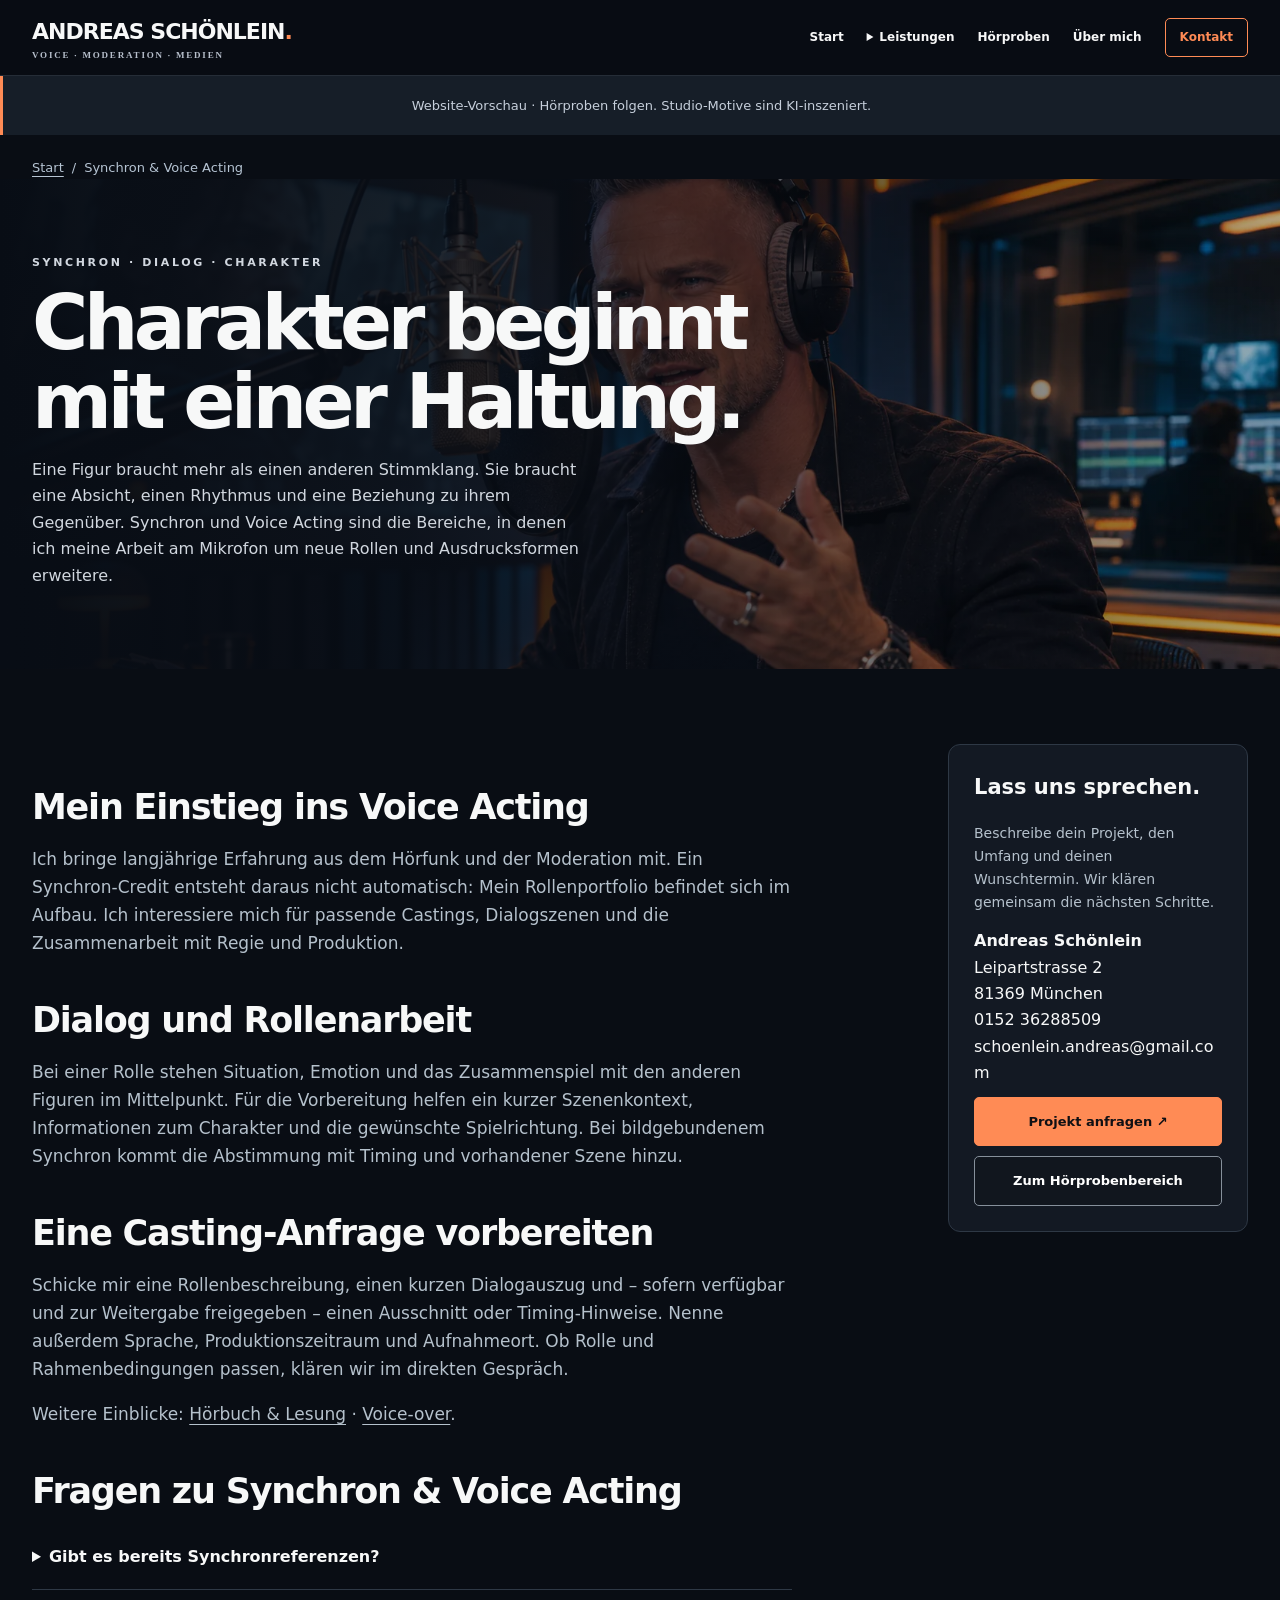
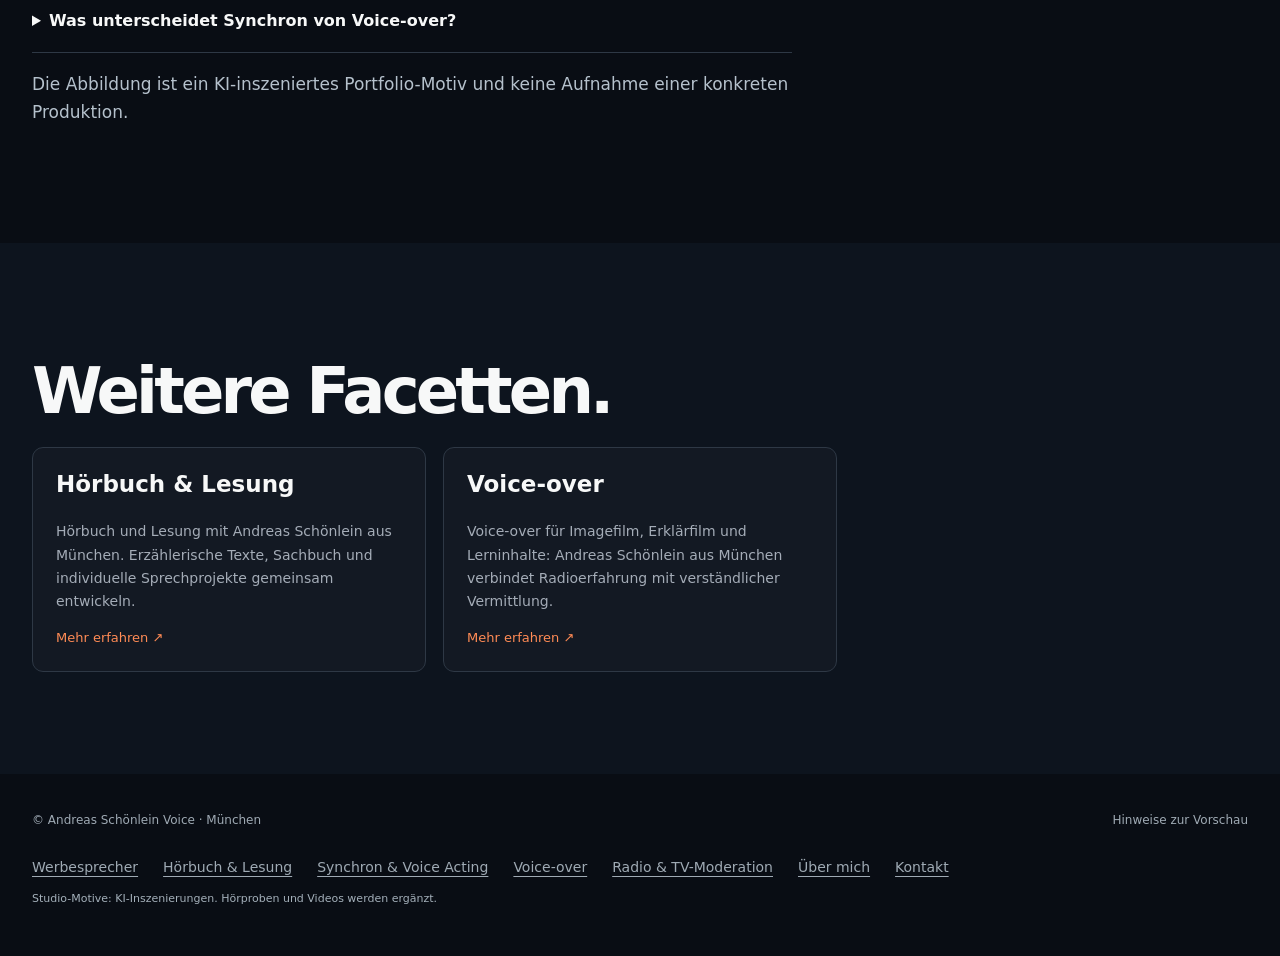
<file: synchronsprecher/index.html>
<!doctype html><html lang="de"><head><meta charset="utf-8"><meta name="viewport" content="width=device-width,initial-scale=1"><meta name="robots" content="noindex,follow"><meta name="theme-color" content="#090d14"><title>Synchron &amp; Voice Acting in München | Andreas Schönlein</title><meta name="description" content="Synchron und Voice Acting: Andreas Schönlein aus München entwickelt sein Portfolio für Dialog, Figuren und Rollen. Casting-Anfragen und Textproben besprechen."><link rel="canonical" href="https://dougmens.github.io/andreasschoenlein_voice/synchronsprecher/"><meta property="og:type" content="website"><meta property="og:locale" content="de_DE"><meta property="og:site_name" content="Andreas Schönlein Voice"><meta property="og:title" content="Synchron &amp; Voice Acting in München | Andreas Schönlein"><meta property="og:description" content="Synchron und Voice Acting: Andreas Schönlein aus München entwickelt sein Portfolio für Dialog, Figuren und Rollen. Casting-Anfragen und Textproben besprechen."><meta property="og:url" content="https://dougmens.github.io/andreasschoenlein_voice/synchronsprecher/"><meta property="og:image" content="https://dougmens.github.io/andreasschoenlein_voice/assets/images/portfolio-2.webp"><meta name="twitter:card" content="summary_large_image"><link rel="stylesheet" href="../assets/site.css"><script type="application/ld+json">{"@context":"https://schema.org","@graph":[{"@type":"Person","@id":"https://dougmens.github.io/andreasschoenlein_voice/#andreas","name":"Andreas Schönlein","url":"https://dougmens.github.io/andreasschoenlein_voice/ueber-mich/","jobTitle":"Radiomoderator und Sprecher","email":"schoenlein.andreas@gmail.com","telephone":"+4915236288509","address":{"@type":"PostalAddress","streetAddress":"Leipartstrasse 2","postalCode":"81369","addressLocality":"München","addressCountry":"DE"}},{"@type":"WebPage","@id":"https://dougmens.github.io/andreasschoenlein_voice/synchronsprecher/","url":"https://dougmens.github.io/andreasschoenlein_voice/synchronsprecher/","name":"Synchron & Voice Acting in München | Andreas Schönlein","description":"Synchron und Voice Acting: Andreas Schönlein aus München entwickelt sein Portfolio für Dialog, Figuren und Rollen. Casting-Anfragen und Textproben besprechen.","inLanguage":"de","about":{"@id":"https://dougmens.github.io/andreasschoenlein_voice/#andreas"}},{"@type":"BreadcrumbList","itemListElement":[{"@type":"ListItem","position":1,"name":"Start","item":"https://dougmens.github.io/andreasschoenlein_voice/"},{"@type":"ListItem","position":2,"name":"Synchron & Voice Acting","item":"https://dougmens.github.io/andreasschoenlein_voice/synchronsprecher/"}]},{"@type":"Service","name":"Synchron & Voice Acting","url":"https://dougmens.github.io/andreasschoenlein_voice/synchronsprecher/","provider":{"@id":"https://dougmens.github.io/andreasschoenlein_voice/#andreas"},"areaServed":{"@type":"City","name":"München"}}]}</script></head><body><a class="skip-link" href="#inhalt">Zum Inhalt springen</a><header class="site-header"><div class="container header-inner"><a class="logo" href="../">ANDREAS SCHÖNLEIN<span>.</span><small>Voice · Moderation · Medien</small></a><button class="burger" id="menu" aria-expanded="false" aria-controls="nav">☰ Menü</button><nav class="nav" id="nav" aria-label="Hauptnavigation"><a href="../">Start</a><details><summary>Leistungen</summary><div class="nav-panel"><a href="../werbesprecher/">Werbesprecher</a><a href="../hoerbuchsprecher/">Hörbuch &amp; Lesung</a><a aria-current="page" href="../synchronsprecher/">Synchron &amp; Voice Acting</a><a href="../voice-over/">Voice-over</a><a href="../moderator/">Radio &amp; TV-Moderation</a></div></details><a href="../#hoerproben">Hörproben</a><a href="../ueber-mich/" >Über mich</a><a class="contact-link" href="../kontakt/" >Kontakt</a></nav></div></header><div class="note preview-notice">Website-Vorschau · Hörproben folgen. Studio-Motive sind KI-inszeniert.</div><main id="inhalt" class="page-main"><nav class="container breadcrumbs" aria-label="Brotkrumennavigation"><a href="../">Start</a><span aria-hidden="true">/</span><span aria-current="page">Synchron &amp; Voice Acting</span></nav><section class="subhero"><img src="../assets/images/portfolio-2.webp" alt="" fetchpriority="high"><div class="container"><p class="eyebrow">Synchron · Dialog · Charakter</p><h1>Charakter beginnt mit einer Haltung.</h1><p>Eine Figur braucht mehr als einen anderen Stimmklang. Sie braucht eine Absicht, einen Rhythmus und eine Beziehung zu ihrem Gegenüber. Synchron und Voice Acting sind die Bereiche, in denen ich meine Arbeit am Mikrofon um neue Rollen und Ausdrucksformen erweitere.</p></div></section><div class="container page-content layout-detail"><article class="prose"><section><h2>Mein Einstieg ins Voice Acting</h2><p>Ich bringe langjährige Erfahrung aus dem Hörfunk und der Moderation mit. Ein Synchron-Credit entsteht daraus nicht automatisch: Mein Rollenportfolio befindet sich im Aufbau. Ich interessiere mich für passende Castings, Dialogszenen und die Zusammenarbeit mit Regie und Produktion.</p></section><section><h2>Dialog und Rollenarbeit</h2><p>Bei einer Rolle stehen Situation, Emotion und das Zusammenspiel mit den anderen Figuren im Mittelpunkt. Für die Vorbereitung helfen ein kurzer Szenenkontext, Informationen zum Charakter und die gewünschte Spielrichtung. Bei bildgebundenem Synchron kommt die Abstimmung mit Timing und vorhandener Szene hinzu.</p></section><section><h2>Eine Casting-Anfrage vorbereiten</h2><p>Schicke mir eine Rollenbeschreibung, einen kurzen Dialogauszug und – sofern verfügbar und zur Weitergabe freigegeben – einen Ausschnitt oder Timing-Hinweise. Nenne außerdem Sprache, Produktionszeitraum und Aufnahmeort. Ob Rolle und Rahmenbedingungen passen, klären wir im direkten Gespräch.</p></section><p>Weitere Einblicke: <a href="../hoerbuchsprecher/">Hörbuch &amp; Lesung</a> · <a href="../voice-over/">Voice-over</a>.</p><section class="faq"><h2>Fragen zu Synchron &amp; Voice Acting</h2><details><summary>Gibt es bereits Synchronreferenzen?</summary><p>Aktuell werden hier keine abgeschlossenen Synchronproduktionen als Referenz ausgewiesen. Charakterdemos werden ergänzt, sobald sie aufgenommen und zur Veröffentlichung freigegeben sind.</p></details><details><summary>Was unterscheidet Synchron von Voice-over?</summary><p>Synchron ordnet eine gesprochene Rolle einer Figur im Bild zu und kann eine enge zeitliche Anpassung erfordern. Voice-over begleitet häufig Bilder, erklärt Zusammenhänge oder führt als Erzähler durch einen Film.</p></details></section><p class="figure-note">Die Abbildung ist ein KI-inszeniertes Portfolio-Motiv und keine Aufnahme einer konkreten Produktion.</p></article><aside class="detail-aside"><h2>Lass uns sprechen.</h2><p>Beschreibe dein Projekt, den Umfang und deinen Wunschtermin. Wir klären gemeinsam die nächsten Schritte.</p><address class="contact-details" style="font-style:normal"><strong>Andreas Schönlein</strong><br>Leipartstrasse 2<br>81369 München<br><a href="tel:+4915236288509">0152 36288509</a><br><a href="mailto:schoenlein.andreas@gmail.com">schoenlein.andreas@gmail.com</a></address><a class="btn" href="../kontakt/">Projekt anfragen ↗</a><a class="btn outline" href="../#hoerproben">Zum Hörprobenbereich</a></aside></div><section class="section dark"><div class="container"><h2 class="section-title">Weitere Facetten.</h2><div class="service-grid text-grid"><a class="service" href="../hoerbuchsprecher/"><h3>Hörbuch &amp; Lesung</h3><p>Hörbuch und Lesung mit Andreas Schönlein aus München. Erzählerische Texte, Sachbuch und individuelle Sprechprojekte gemeinsam entwickeln.</p><span>Mehr erfahren ↗</span></a><a class="service" href="../voice-over/"><h3>Voice-over</h3><p>Voice-over für Imagefilm, Erklärfilm und Lerninhalte: Andreas Schönlein aus München verbindet Radioerfahrung mit verständlicher Vermittlung.</p><span>Mehr erfahren ↗</span></a></div></div></section></main><footer class="footer"><div class="container"><div class="footer-inner"><span>© Andreas Schönlein Voice · München</span><a href="../#seitenhinweise">Hinweise zur Vorschau</a></div><nav class="site-map" aria-label="Alle Unterseiten"><a href="../werbesprecher/">Werbesprecher</a><a href="../hoerbuchsprecher/">Hörbuch &amp; Lesung</a><a href="../synchronsprecher/">Synchron &amp; Voice Acting</a><a href="../voice-over/">Voice-over</a><a href="../moderator/">Radio &amp; TV-Moderation</a><a href="../ueber-mich/">Über mich</a><a href="../kontakt/">Kontakt</a></nav><p class="asset-note">Studio-Motive: KI-Inszenierungen. Hörproben und Videos werden ergänzt.</p></div></footer><script src="../assets/site.js" defer></script></body></html>
</file>
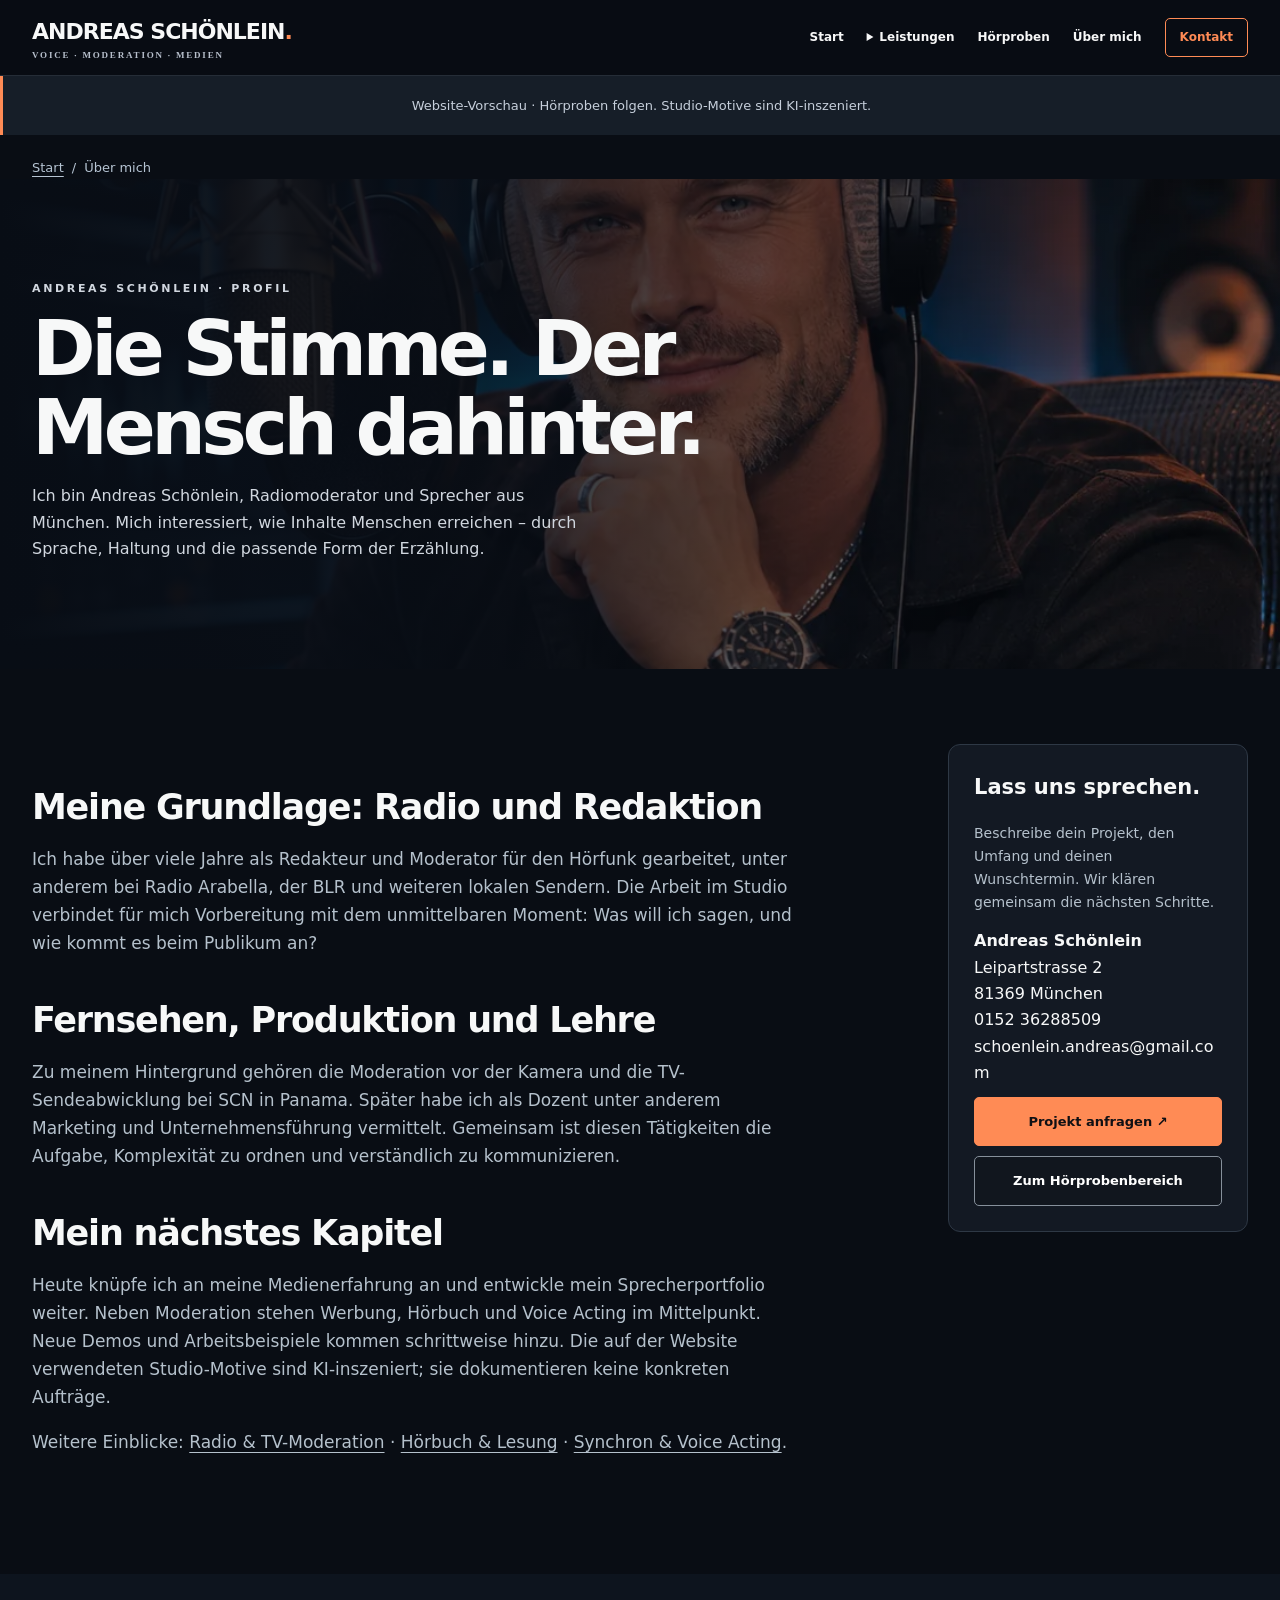
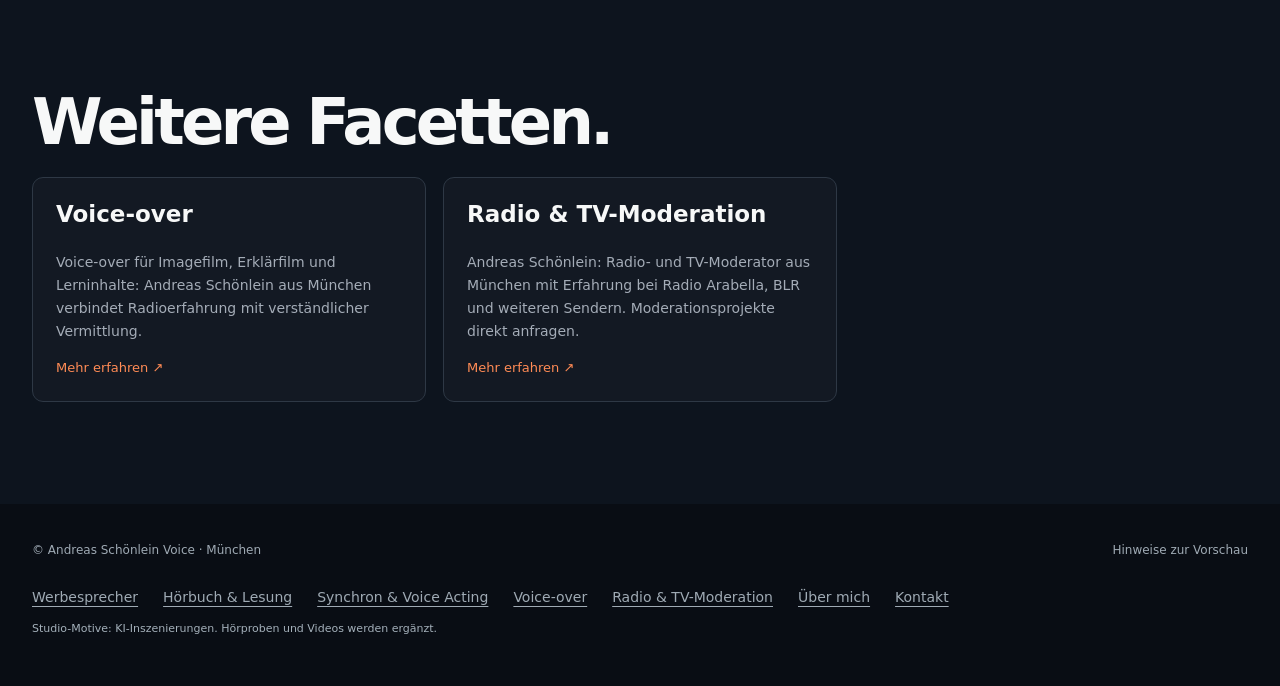
<file: ueber-mich/index.html>
<!doctype html><html lang="de"><head><meta charset="utf-8"><meta name="viewport" content="width=device-width,initial-scale=1"><meta name="robots" content="noindex,follow"><meta name="theme-color" content="#090d14"><title>Über Andreas Schönlein – Radio, TV &amp; Stimme aus München</title><meta name="description" content="Andreas Schönlein aus München: beruflicher Hintergrund in Radio, TV und Lehre, mit einem neuen Schwerpunkt auf Werbung, Hörbuch und Voice Acting."><link rel="canonical" href="https://dougmens.github.io/andreasschoenlein_voice/ueber-mich/"><meta property="og:type" content="website"><meta property="og:locale" content="de_DE"><meta property="og:site_name" content="Andreas Schönlein Voice"><meta property="og:title" content="Über Andreas Schönlein – Radio, TV &amp; Stimme aus München"><meta property="og:description" content="Andreas Schönlein aus München: beruflicher Hintergrund in Radio, TV und Lehre, mit einem neuen Schwerpunkt auf Werbung, Hörbuch und Voice Acting."><meta property="og:url" content="https://dougmens.github.io/andreasschoenlein_voice/ueber-mich/"><meta property="og:image" content="https://dougmens.github.io/andreasschoenlein_voice/assets/images/portfolio-9.webp"><meta name="twitter:card" content="summary_large_image"><link rel="stylesheet" href="../assets/site.css"><script type="application/ld+json">{"@context": "https://schema.org", "@graph": [{"@type": "WebPage", "url": "https://dougmens.github.io/andreasschoenlein_voice/ueber-mich/", "name": "Über Andreas Schönlein – Radio, TV & Stimme aus München", "inLanguage": "de"}, {"@type": "BreadcrumbList", "itemListElement": [{"@type": "ListItem", "position": 1, "name": "Start", "item": "https://dougmens.github.io/andreasschoenlein_voice/"}, {"@type": "ListItem", "position": 2, "name": "Über mich", "item": "https://dougmens.github.io/andreasschoenlein_voice/ueber-mich/"}]}]}</script></head><body><a class="skip-link" href="#inhalt">Zum Inhalt springen</a><header class="site-header"><div class="container header-inner"><a class="logo" href="../">ANDREAS SCHÖNLEIN<span>.</span><small>Voice · Moderation · Medien</small></a><button class="burger" id="menu" aria-expanded="false" aria-controls="nav">☰ Menü</button><nav class="nav" id="nav" aria-label="Hauptnavigation"><a href="../">Start</a><details><summary>Leistungen</summary><div class="nav-panel"><a href="../werbesprecher/">Werbesprecher</a><a href="../hoerbuchsprecher/">Hörbuch &amp; Lesung</a><a href="../synchronsprecher/">Synchron &amp; Voice Acting</a><a href="../voice-over/">Voice-over</a><a href="../moderator/">Radio &amp; TV-Moderation</a></div></details><a href="../#hoerproben">Hörproben</a><a href="../ueber-mich/" >Über mich</a><a class="contact-link" href="../kontakt/" >Kontakt</a></nav></div></header><div class="note preview-notice">Website-Vorschau · Hörproben folgen. Studio-Motive sind KI-inszeniert.</div><main id="inhalt" class="page-main"><nav class="container breadcrumbs" aria-label="Brotkrumennavigation"><a href="../">Start</a><span aria-hidden="true">/</span><span aria-current="page">Über mich</span></nav><section class="subhero"><img src="../assets/images/portfolio-9.webp" alt="" fetchpriority="high"><div class="container"><p class="eyebrow">Andreas Schönlein · Profil</p><h1>Die Stimme. Der Mensch dahinter.</h1><p>Ich bin Andreas Schönlein, Radiomoderator und Sprecher aus München. Mich interessiert, wie Inhalte Menschen erreichen – durch Sprache, Haltung und die passende Form der Erzählung.</p></div></section><div class="container page-content layout-detail"><article class="prose"><section><h2>Meine Grundlage: Radio und Redaktion</h2><p>Ich habe über viele Jahre als Redakteur und Moderator für den Hörfunk gearbeitet, unter anderem bei Radio Arabella, der BLR und weiteren lokalen Sendern. Die Arbeit im Studio verbindet für mich Vorbereitung mit dem unmittelbaren Moment: Was will ich sagen, und wie kommt es beim Publikum an?</p></section><section><h2>Fernsehen, Produktion und Lehre</h2><p>Zu meinem Hintergrund gehören die Moderation vor der Kamera und die TV-Sendeabwicklung bei SCN in Panama. Später habe ich als Dozent unter anderem Marketing und Unternehmensführung vermittelt. Gemeinsam ist diesen Tätigkeiten die Aufgabe, Komplexität zu ordnen und verständlich zu kommunizieren.</p></section><section><h2>Mein nächstes Kapitel</h2><p>Heute knüpfe ich an meine Medienerfahrung an und entwickle mein Sprecherportfolio weiter. Neben Moderation stehen Werbung, Hörbuch und Voice Acting im Mittelpunkt. Neue Demos und Arbeitsbeispiele kommen schrittweise hinzu. Die auf der Website verwendeten Studio-Motive sind KI-inszeniert; sie dokumentieren keine konkreten Aufträge.</p></section><p>Weitere Einblicke: <a href="../moderator/">Radio &amp; TV-Moderation</a> · <a href="../hoerbuchsprecher/">Hörbuch &amp; Lesung</a> · <a href="../synchronsprecher/">Synchron &amp; Voice Acting</a>.</p></article><aside class="detail-aside"><h2>Lass uns sprechen.</h2><p>Beschreibe dein Projekt, den Umfang und deinen Wunschtermin. Wir klären gemeinsam die nächsten Schritte.</p><address class="contact-details" style="font-style:normal"><strong>Andreas Schönlein</strong><br>Leipartstrasse 2<br>81369 München<br><a href="tel:+4915236288509">0152 36288509</a><br><a href="mailto:schoenlein.andreas@gmail.com">schoenlein.andreas@gmail.com</a></address><a class="btn" href="../kontakt/">Projekt anfragen ↗</a><a class="btn outline" href="../#hoerproben">Zum Hörprobenbereich</a></aside></div><section class="section dark"><div class="container"><h2 class="section-title">Weitere Facetten.</h2><div class="service-grid text-grid"><a class="service" href="../voice-over/"><h3>Voice-over</h3><p>Voice-over für Imagefilm, Erklärfilm und Lerninhalte: Andreas Schönlein aus München verbindet Radioerfahrung mit verständlicher Vermittlung.</p><span>Mehr erfahren ↗</span></a><a class="service" href="../moderator/"><h3>Radio &amp; TV-Moderation</h3><p>Andreas Schönlein: Radio- und TV-Moderator aus München mit Erfahrung bei Radio Arabella, BLR und weiteren Sendern. Moderationsprojekte direkt anfragen.</p><span>Mehr erfahren ↗</span></a></div></div></section></main><footer class="footer"><div class="container"><div class="footer-inner"><span>© Andreas Schönlein Voice · München</span><a href="../#seitenhinweise">Hinweise zur Vorschau</a></div><nav class="site-map" aria-label="Alle Unterseiten"><a href="../werbesprecher/">Werbesprecher</a><a href="../hoerbuchsprecher/">Hörbuch &amp; Lesung</a><a href="../synchronsprecher/">Synchron &amp; Voice Acting</a><a href="../voice-over/">Voice-over</a><a href="../moderator/">Radio &amp; TV-Moderation</a><a href="../ueber-mich/">Über mich</a><a href="../kontakt/">Kontakt</a></nav><p class="asset-note">Studio-Motive: KI-Inszenierungen. Hörproben und Videos werden ergänzt.</p></div></footer><script src="../assets/site.js" defer></script></body></html>
</file>
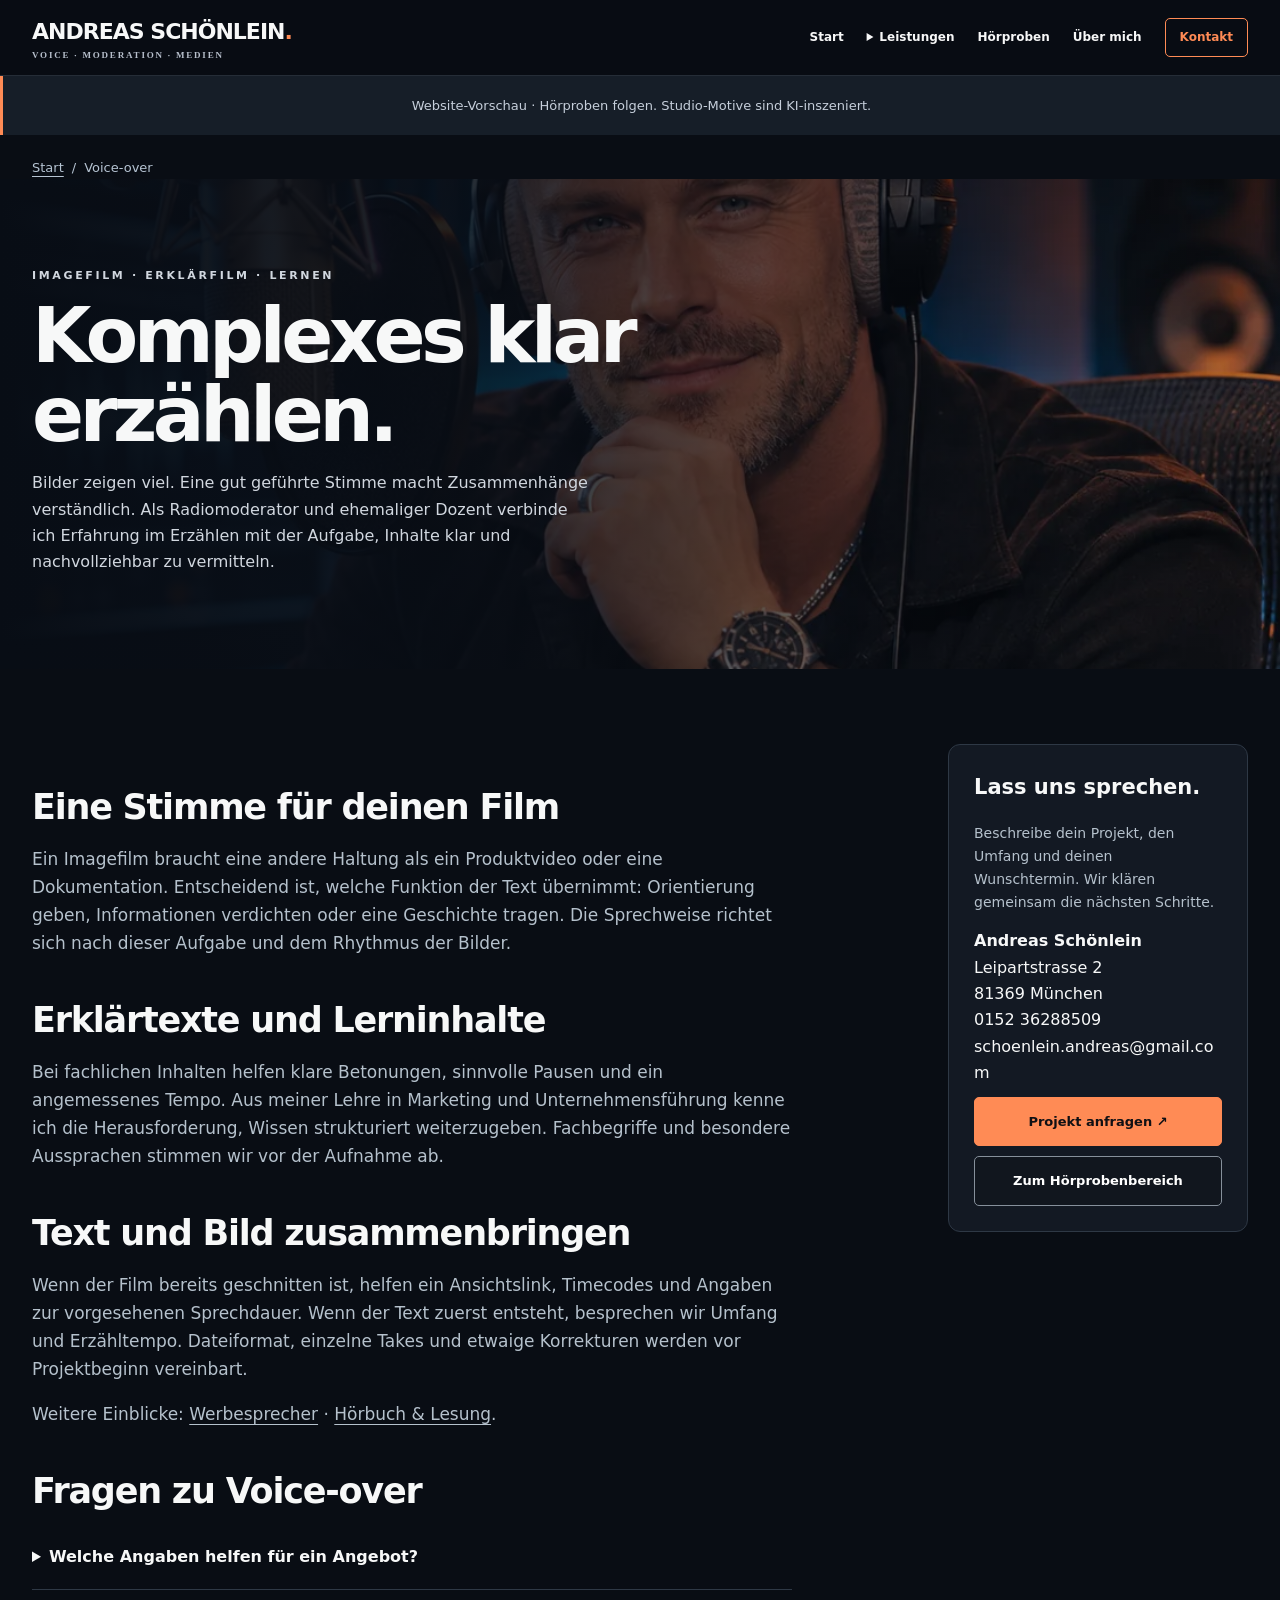
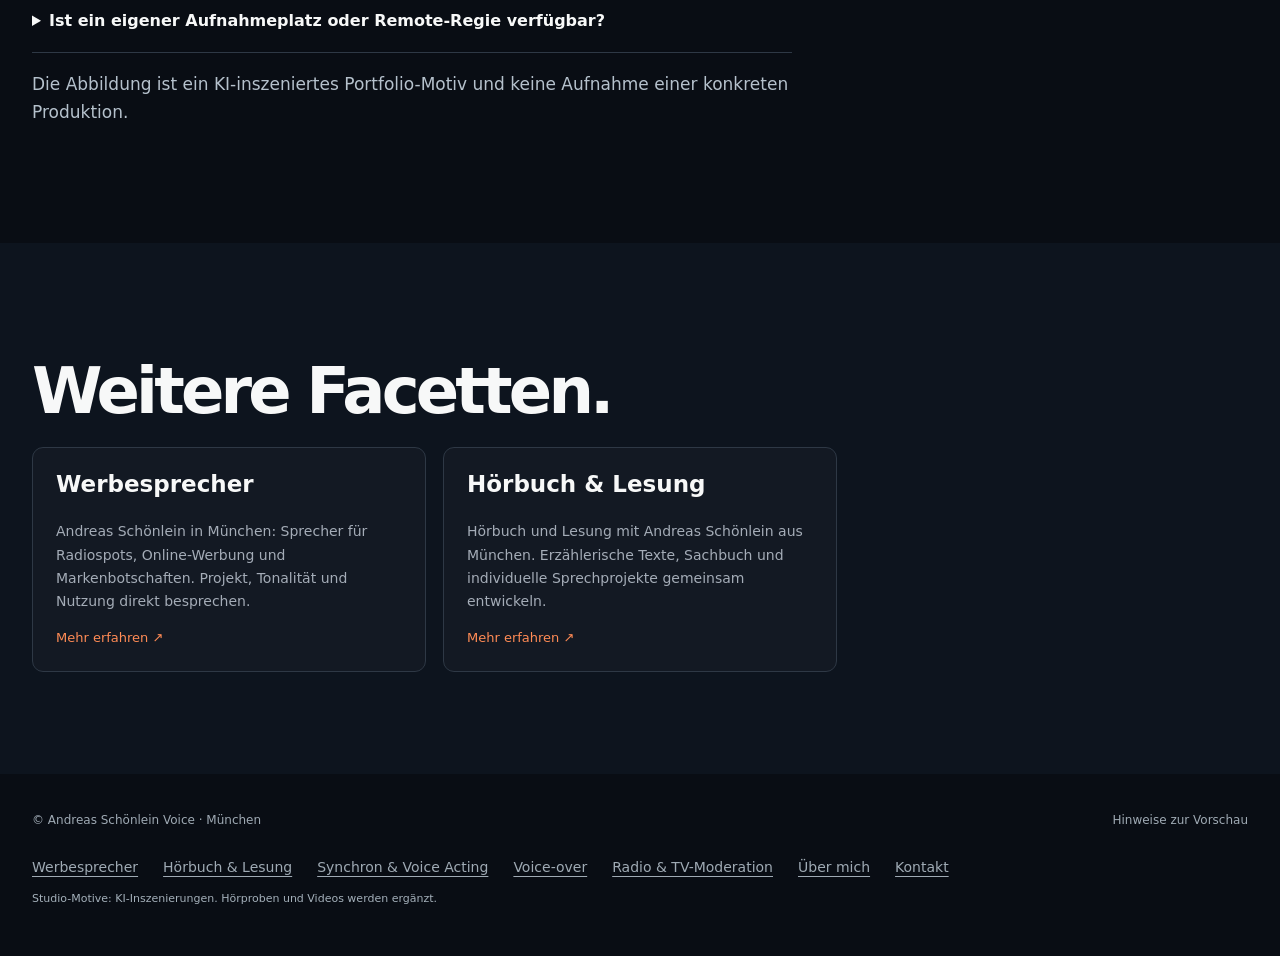
<file: voice-over/index.html>
<!doctype html><html lang="de"><head><meta charset="utf-8"><meta name="viewport" content="width=device-width,initial-scale=1"><meta name="robots" content="noindex,follow"><meta name="theme-color" content="#090d14"><title>Voice-over Sprecher München – Film &amp; Erklärung | Andreas Schönlein</title><meta name="description" content="Voice-over für Imagefilm, Erklärfilm und Lerninhalte: Andreas Schönlein aus München verbindet Radioerfahrung mit verständlicher Vermittlung."><link rel="canonical" href="https://dougmens.github.io/andreasschoenlein_voice/voice-over/"><meta property="og:type" content="website"><meta property="og:locale" content="de_DE"><meta property="og:site_name" content="Andreas Schönlein Voice"><meta property="og:title" content="Voice-over Sprecher München – Film &amp; Erklärung | Andreas Schönlein"><meta property="og:description" content="Voice-over für Imagefilm, Erklärfilm und Lerninhalte: Andreas Schönlein aus München verbindet Radioerfahrung mit verständlicher Vermittlung."><meta property="og:url" content="https://dougmens.github.io/andreasschoenlein_voice/voice-over/"><meta property="og:image" content="https://dougmens.github.io/andreasschoenlein_voice/assets/images/portfolio-9.webp"><meta name="twitter:card" content="summary_large_image"><link rel="stylesheet" href="../assets/site.css"><script type="application/ld+json">{"@context":"https://schema.org","@graph":[{"@type":"Person","@id":"https://dougmens.github.io/andreasschoenlein_voice/#andreas","name":"Andreas Schönlein","url":"https://dougmens.github.io/andreasschoenlein_voice/ueber-mich/","jobTitle":"Radiomoderator und Sprecher","email":"schoenlein.andreas@gmail.com","telephone":"+4915236288509","address":{"@type":"PostalAddress","streetAddress":"Leipartstrasse 2","postalCode":"81369","addressLocality":"München","addressCountry":"DE"}},{"@type":"WebPage","@id":"https://dougmens.github.io/andreasschoenlein_voice/voice-over/","url":"https://dougmens.github.io/andreasschoenlein_voice/voice-over/","name":"Voice-over Sprecher München – Film & Erklärung | Andreas Schönlein","description":"Voice-over für Imagefilm, Erklärfilm und Lerninhalte: Andreas Schönlein aus München verbindet Radioerfahrung mit verständlicher Vermittlung.","inLanguage":"de","about":{"@id":"https://dougmens.github.io/andreasschoenlein_voice/#andreas"}},{"@type":"BreadcrumbList","itemListElement":[{"@type":"ListItem","position":1,"name":"Start","item":"https://dougmens.github.io/andreasschoenlein_voice/"},{"@type":"ListItem","position":2,"name":"Voice-over","item":"https://dougmens.github.io/andreasschoenlein_voice/voice-over/"}]},{"@type":"Service","name":"Voice-over","url":"https://dougmens.github.io/andreasschoenlein_voice/voice-over/","provider":{"@id":"https://dougmens.github.io/andreasschoenlein_voice/#andreas"},"areaServed":{"@type":"City","name":"München"}}]}</script></head><body><a class="skip-link" href="#inhalt">Zum Inhalt springen</a><header class="site-header"><div class="container header-inner"><a class="logo" href="../">ANDREAS SCHÖNLEIN<span>.</span><small>Voice · Moderation · Medien</small></a><button class="burger" id="menu" aria-expanded="false" aria-controls="nav">☰ Menü</button><nav class="nav" id="nav" aria-label="Hauptnavigation"><a href="../">Start</a><details><summary>Leistungen</summary><div class="nav-panel"><a href="../werbesprecher/">Werbesprecher</a><a href="../hoerbuchsprecher/">Hörbuch &amp; Lesung</a><a href="../synchronsprecher/">Synchron &amp; Voice Acting</a><a aria-current="page" href="../voice-over/">Voice-over</a><a href="../moderator/">Radio &amp; TV-Moderation</a></div></details><a href="../#hoerproben">Hörproben</a><a href="../ueber-mich/" >Über mich</a><a class="contact-link" href="../kontakt/" >Kontakt</a></nav></div></header><div class="note preview-notice">Website-Vorschau · Hörproben folgen. Studio-Motive sind KI-inszeniert.</div><main id="inhalt" class="page-main"><nav class="container breadcrumbs" aria-label="Brotkrumennavigation"><a href="../">Start</a><span aria-hidden="true">/</span><span aria-current="page">Voice-over</span></nav><section class="subhero"><img src="../assets/images/portfolio-9.webp" alt="" fetchpriority="high"><div class="container"><p class="eyebrow">Imagefilm · Erklärfilm · Lernen</p><h1>Komplexes klar erzählen.</h1><p>Bilder zeigen viel. Eine gut geführte Stimme macht Zusammenhänge verständlich. Als Radiomoderator und ehemaliger Dozent verbinde ich Erfahrung im Erzählen mit der Aufgabe, Inhalte klar und nachvollziehbar zu vermitteln.</p></div></section><div class="container page-content layout-detail"><article class="prose"><section><h2>Eine Stimme für deinen Film</h2><p>Ein Imagefilm braucht eine andere Haltung als ein Produktvideo oder eine Dokumentation. Entscheidend ist, welche Funktion der Text übernimmt: Orientierung geben, Informationen verdichten oder eine Geschichte tragen. Die Sprechweise richtet sich nach dieser Aufgabe und dem Rhythmus der Bilder.</p></section><section><h2>Erklärtexte und Lerninhalte</h2><p>Bei fachlichen Inhalten helfen klare Betonungen, sinnvolle Pausen und ein angemessenes Tempo. Aus meiner Lehre in Marketing und Unternehmensführung kenne ich die Herausforderung, Wissen strukturiert weiterzugeben. Fachbegriffe und besondere Aussprachen stimmen wir vor der Aufnahme ab.</p></section><section><h2>Text und Bild zusammenbringen</h2><p>Wenn der Film bereits geschnitten ist, helfen ein Ansichtslink, Timecodes und Angaben zur vorgesehenen Sprechdauer. Wenn der Text zuerst entsteht, besprechen wir Umfang und Erzähltempo. Dateiformat, einzelne Takes und etwaige Korrekturen werden vor Projektbeginn vereinbart.</p></section><p>Weitere Einblicke: <a href="../werbesprecher/">Werbesprecher</a> · <a href="../hoerbuchsprecher/">Hörbuch &amp; Lesung</a>.</p><section class="faq"><h2>Fragen zu Voice-over</h2><details><summary>Welche Angaben helfen für ein Angebot?</summary><p>Textlänge, Film- oder Audioformat, gewünschter Termin und geplante Nutzung bilden die Grundlage. Wenn es feste Bildzeiten gibt, schicke bitte auch die entsprechenden Timing-Angaben.</p></details><details><summary>Ist ein eigener Aufnahmeplatz oder Remote-Regie verfügbar?</summary><p>Technik, Aufnahmeort und die Möglichkeit einer Regiebegleitung werden projektbezogen abgestimmt. Auf dieser Website wird derzeit kein bestimmtes Studio- oder Remote-Setup zugesichert.</p></details></section><p class="figure-note">Die Abbildung ist ein KI-inszeniertes Portfolio-Motiv und keine Aufnahme einer konkreten Produktion.</p></article><aside class="detail-aside"><h2>Lass uns sprechen.</h2><p>Beschreibe dein Projekt, den Umfang und deinen Wunschtermin. Wir klären gemeinsam die nächsten Schritte.</p><address class="contact-details" style="font-style:normal"><strong>Andreas Schönlein</strong><br>Leipartstrasse 2<br>81369 München<br><a href="tel:+4915236288509">0152 36288509</a><br><a href="mailto:schoenlein.andreas@gmail.com">schoenlein.andreas@gmail.com</a></address><a class="btn" href="../kontakt/">Projekt anfragen ↗</a><a class="btn outline" href="../#hoerproben">Zum Hörprobenbereich</a></aside></div><section class="section dark"><div class="container"><h2 class="section-title">Weitere Facetten.</h2><div class="service-grid text-grid"><a class="service" href="../werbesprecher/"><h3>Werbesprecher</h3><p>Andreas Schönlein in München: Sprecher für Radiospots, Online-Werbung und Markenbotschaften. Projekt, Tonalität und Nutzung direkt besprechen.</p><span>Mehr erfahren ↗</span></a><a class="service" href="../hoerbuchsprecher/"><h3>Hörbuch &amp; Lesung</h3><p>Hörbuch und Lesung mit Andreas Schönlein aus München. Erzählerische Texte, Sachbuch und individuelle Sprechprojekte gemeinsam entwickeln.</p><span>Mehr erfahren ↗</span></a></div></div></section></main><footer class="footer"><div class="container"><div class="footer-inner"><span>© Andreas Schönlein Voice · München</span><a href="../#seitenhinweise">Hinweise zur Vorschau</a></div><nav class="site-map" aria-label="Alle Unterseiten"><a href="../werbesprecher/">Werbesprecher</a><a href="../hoerbuchsprecher/">Hörbuch &amp; Lesung</a><a href="../synchronsprecher/">Synchron &amp; Voice Acting</a><a href="../voice-over/">Voice-over</a><a href="../moderator/">Radio &amp; TV-Moderation</a><a href="../ueber-mich/">Über mich</a><a href="../kontakt/">Kontakt</a></nav><p class="asset-note">Studio-Motive: KI-Inszenierungen. Hörproben und Videos werden ergänzt.</p></div></footer><script src="../assets/site.js" defer></script></body></html>
</file>
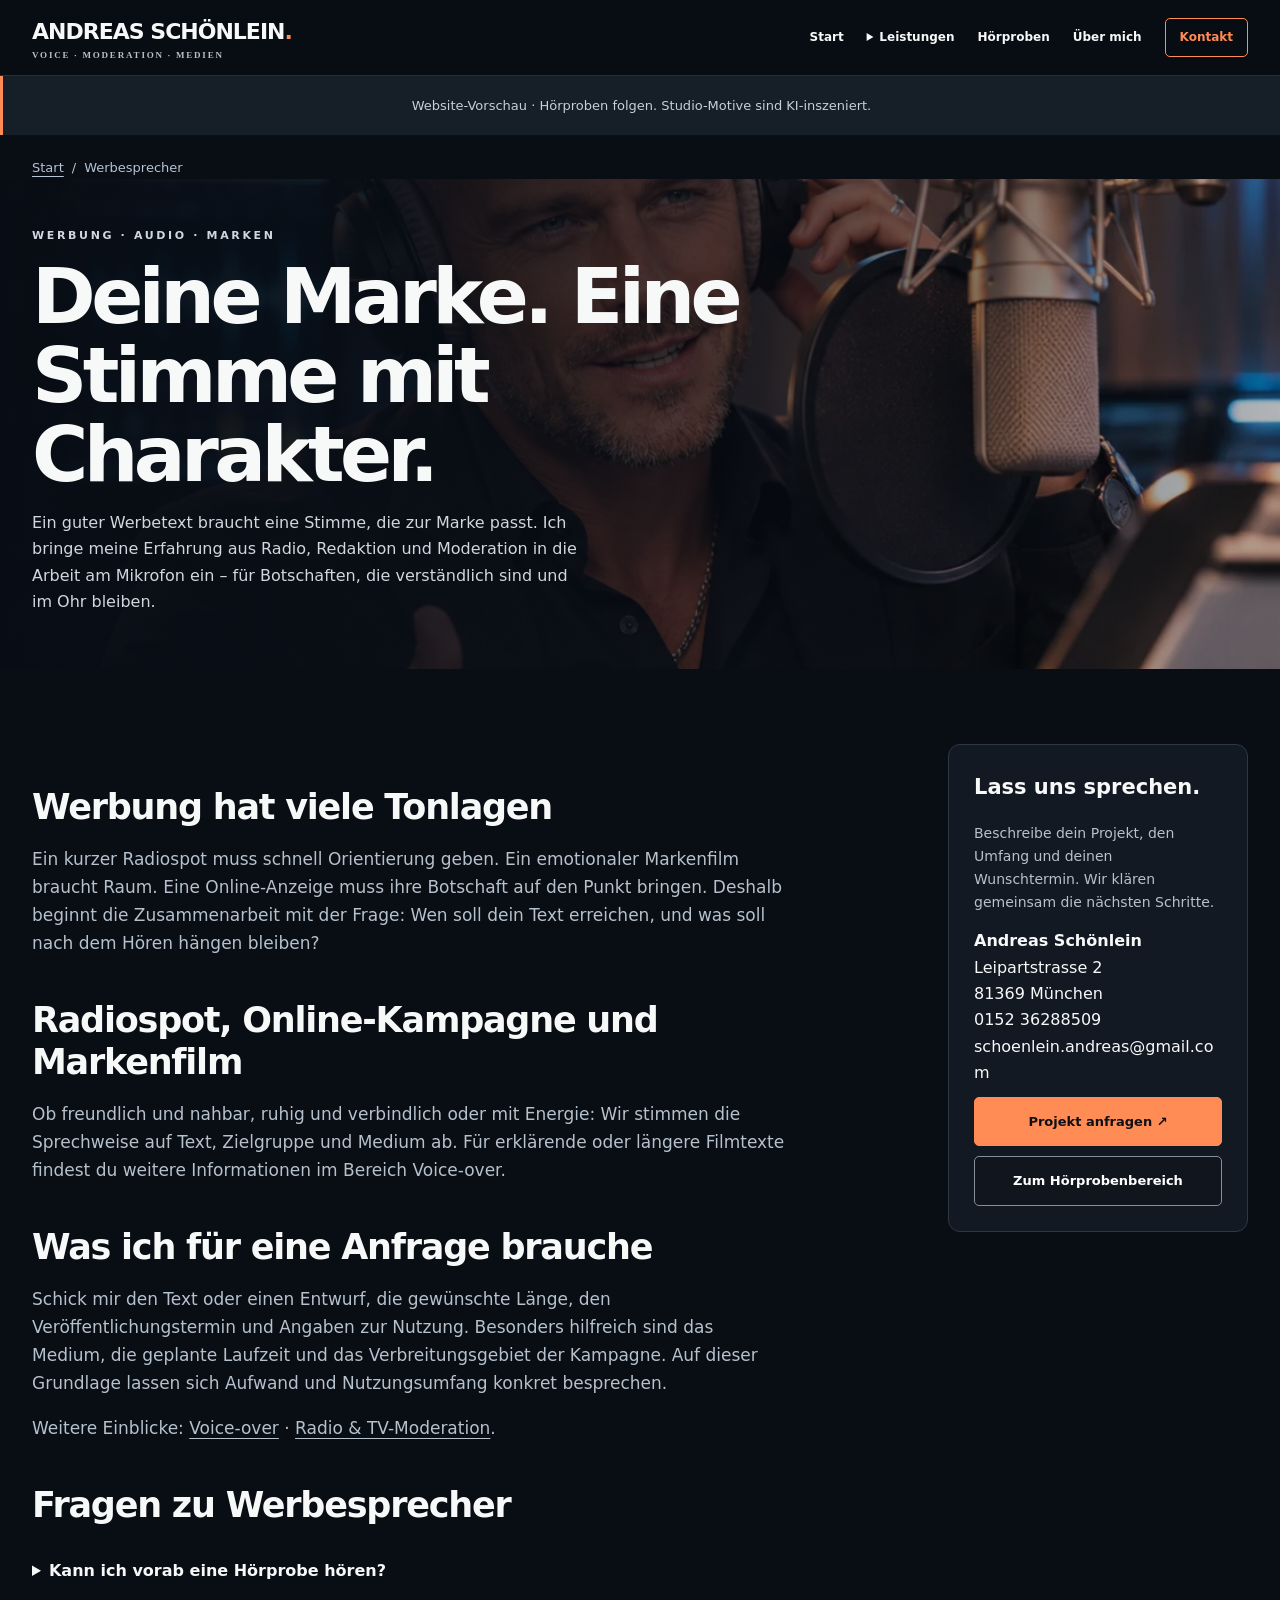
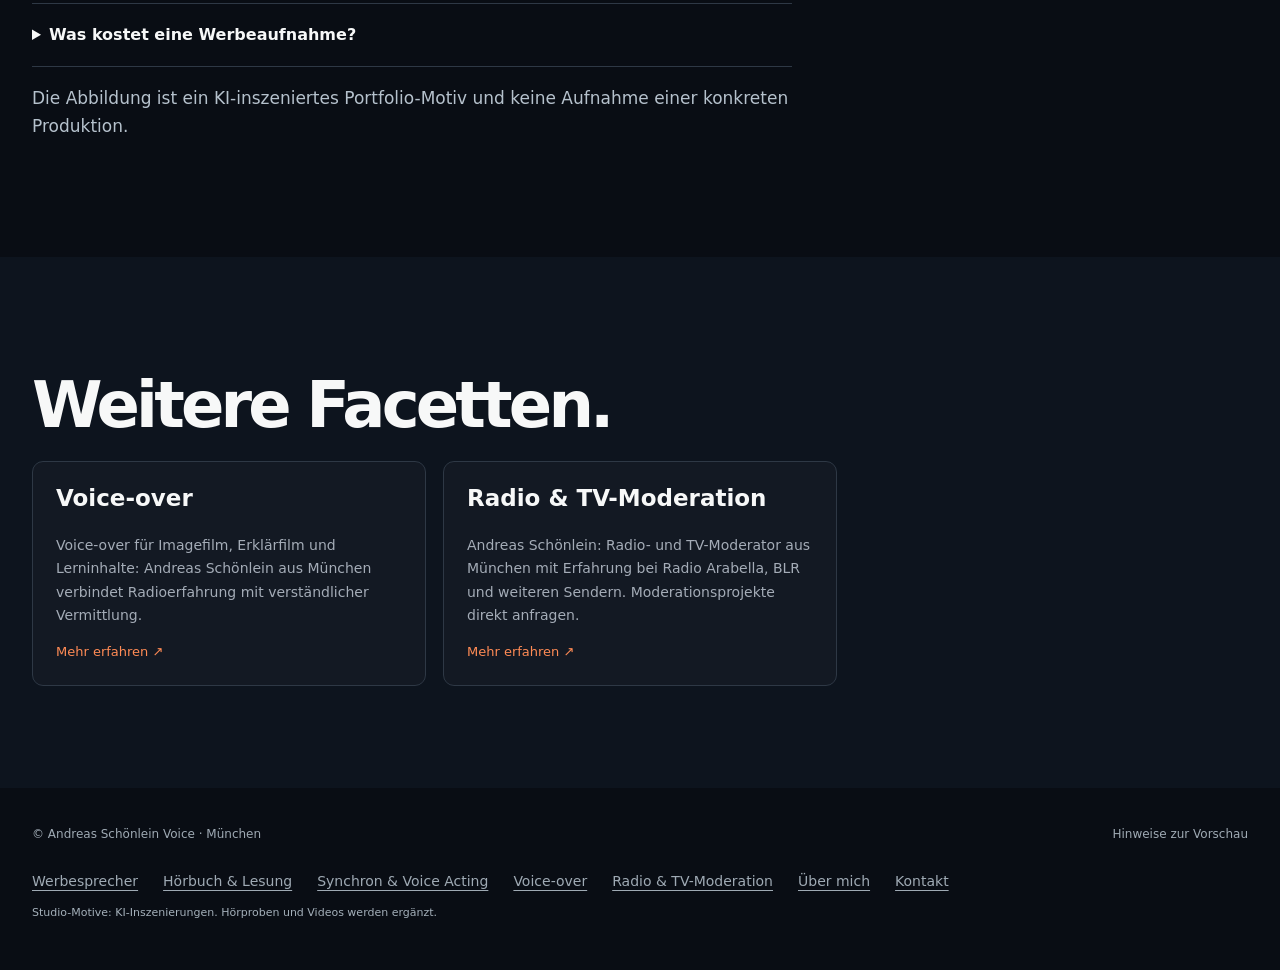
<file: werbesprecher/index.html>
<!doctype html><html lang="de"><head><meta charset="utf-8"><meta name="viewport" content="width=device-width,initial-scale=1"><meta name="robots" content="noindex,follow"><meta name="theme-color" content="#090d14"><title>Werbesprecher in München | Andreas Schönlein</title><meta name="description" content="Andreas Schönlein in München: Sprecher für Radiospots, Online-Werbung und Markenbotschaften. Projekt, Tonalität und Nutzung direkt besprechen."><link rel="canonical" href="https://dougmens.github.io/andreasschoenlein_voice/werbesprecher/"><meta property="og:type" content="website"><meta property="og:locale" content="de_DE"><meta property="og:site_name" content="Andreas Schönlein Voice"><meta property="og:title" content="Werbesprecher in München | Andreas Schönlein"><meta property="og:description" content="Andreas Schönlein in München: Sprecher für Radiospots, Online-Werbung und Markenbotschaften. Projekt, Tonalität und Nutzung direkt besprechen."><meta property="og:url" content="https://dougmens.github.io/andreasschoenlein_voice/werbesprecher/"><meta property="og:image" content="https://dougmens.github.io/andreasschoenlein_voice/assets/images/portfolio-4.webp"><meta name="twitter:card" content="summary_large_image"><link rel="stylesheet" href="../assets/site.css"><script type="application/ld+json">{"@context":"https://schema.org","@graph":[{"@type":"Person","@id":"https://dougmens.github.io/andreasschoenlein_voice/#andreas","name":"Andreas Schönlein","url":"https://dougmens.github.io/andreasschoenlein_voice/ueber-mich/","jobTitle":"Radiomoderator und Sprecher","email":"schoenlein.andreas@gmail.com","telephone":"+4915236288509","address":{"@type":"PostalAddress","streetAddress":"Leipartstrasse 2","postalCode":"81369","addressLocality":"München","addressCountry":"DE"}},{"@type":"WebPage","@id":"https://dougmens.github.io/andreasschoenlein_voice/werbesprecher/","url":"https://dougmens.github.io/andreasschoenlein_voice/werbesprecher/","name":"Werbesprecher in München | Andreas Schönlein","description":"Andreas Schönlein in München: Sprecher für Radiospots, Online-Werbung und Markenbotschaften. Projekt, Tonalität und Nutzung direkt besprechen.","inLanguage":"de","about":{"@id":"https://dougmens.github.io/andreasschoenlein_voice/#andreas"}},{"@type":"BreadcrumbList","itemListElement":[{"@type":"ListItem","position":1,"name":"Start","item":"https://dougmens.github.io/andreasschoenlein_voice/"},{"@type":"ListItem","position":2,"name":"Werbesprecher","item":"https://dougmens.github.io/andreasschoenlein_voice/werbesprecher/"}]},{"@type":"Service","name":"Werbesprecher","url":"https://dougmens.github.io/andreasschoenlein_voice/werbesprecher/","provider":{"@id":"https://dougmens.github.io/andreasschoenlein_voice/#andreas"},"areaServed":{"@type":"City","name":"München"}}]}</script></head><body><a class="skip-link" href="#inhalt">Zum Inhalt springen</a><header class="site-header"><div class="container header-inner"><a class="logo" href="../">ANDREAS SCHÖNLEIN<span>.</span><small>Voice · Moderation · Medien</small></a><button class="burger" id="menu" aria-expanded="false" aria-controls="nav">☰ Menü</button><nav class="nav" id="nav" aria-label="Hauptnavigation"><a href="../">Start</a><details><summary>Leistungen</summary><div class="nav-panel"><a aria-current="page" href="../werbesprecher/">Werbesprecher</a><a href="../hoerbuchsprecher/">Hörbuch &amp; Lesung</a><a href="../synchronsprecher/">Synchron &amp; Voice Acting</a><a href="../voice-over/">Voice-over</a><a href="../moderator/">Radio &amp; TV-Moderation</a></div></details><a href="../#hoerproben">Hörproben</a><a href="../ueber-mich/" >Über mich</a><a class="contact-link" href="../kontakt/" >Kontakt</a></nav></div></header><div class="note preview-notice">Website-Vorschau · Hörproben folgen. Studio-Motive sind KI-inszeniert.</div><main id="inhalt" class="page-main"><nav class="container breadcrumbs" aria-label="Brotkrumennavigation"><a href="../">Start</a><span aria-hidden="true">/</span><span aria-current="page">Werbesprecher</span></nav><section class="subhero"><img src="../assets/images/portfolio-4.webp" alt="" fetchpriority="high"><div class="container"><p class="eyebrow">Werbung · Audio · Marken</p><h1>Deine Marke. Eine Stimme mit Charakter.</h1><p>Ein guter Werbetext braucht eine Stimme, die zur Marke passt. Ich bringe meine Erfahrung aus Radio, Redaktion und Moderation in die Arbeit am Mikrofon ein – für Botschaften, die verständlich sind und im Ohr bleiben.</p></div></section><div class="container page-content layout-detail"><article class="prose"><section><h2>Werbung hat viele Tonlagen</h2><p>Ein kurzer Radiospot muss schnell Orientierung geben. Ein emotionaler Markenfilm braucht Raum. Eine Online-Anzeige muss ihre Botschaft auf den Punkt bringen. Deshalb beginnt die Zusammenarbeit mit der Frage: Wen soll dein Text erreichen, und was soll nach dem Hören hängen bleiben?</p></section><section><h2>Radiospot, Online-Kampagne und Markenfilm</h2><p>Ob freundlich und nahbar, ruhig und verbindlich oder mit Energie: Wir stimmen die Sprechweise auf Text, Zielgruppe und Medium ab. Für erklärende oder längere Filmtexte findest du weitere Informationen im Bereich Voice-over.</p></section><section><h2>Was ich für eine Anfrage brauche</h2><p>Schick mir den Text oder einen Entwurf, die gewünschte Länge, den Veröffentlichungstermin und Angaben zur Nutzung. Besonders hilfreich sind das Medium, die geplante Laufzeit und das Verbreitungsgebiet der Kampagne. Auf dieser Grundlage lassen sich Aufwand und Nutzungsumfang konkret besprechen.</p></section><p>Weitere Einblicke: <a href="../voice-over/">Voice-over</a> · <a href="../moderator/">Radio &amp; TV-Moderation</a>.</p><section class="faq"><h2>Fragen zu Werbesprecher</h2><details><summary>Kann ich vorab eine Hörprobe hören?</summary><p>Die öffentlichen Werbedemos sind noch in Vorbereitung. Wenn du bereits ein konkretes Projekt hast, sprich mich auf eine passende Textprobe und die Möglichkeiten für dein Briefing an.</p></details><details><summary>Was kostet eine Werbeaufnahme?</summary><p>Das hängt unter anderem von Textlänge, Aufnahmeaufwand und Nutzungsumfang ab. Bitte nenne bei deiner Anfrage Medium, Laufzeit und Verbreitungsgebiet; ein konkretes Angebot erfolgt nach Abstimmung.</p></details></section><p class="figure-note">Die Abbildung ist ein KI-inszeniertes Portfolio-Motiv und keine Aufnahme einer konkreten Produktion.</p></article><aside class="detail-aside"><h2>Lass uns sprechen.</h2><p>Beschreibe dein Projekt, den Umfang und deinen Wunschtermin. Wir klären gemeinsam die nächsten Schritte.</p><address class="contact-details" style="font-style:normal"><strong>Andreas Schönlein</strong><br>Leipartstrasse 2<br>81369 München<br><a href="tel:+4915236288509">0152 36288509</a><br><a href="mailto:schoenlein.andreas@gmail.com">schoenlein.andreas@gmail.com</a></address><a class="btn" href="../kontakt/">Projekt anfragen ↗</a><a class="btn outline" href="../#hoerproben">Zum Hörprobenbereich</a></aside></div><section class="section dark"><div class="container"><h2 class="section-title">Weitere Facetten.</h2><div class="service-grid text-grid"><a class="service" href="../voice-over/"><h3>Voice-over</h3><p>Voice-over für Imagefilm, Erklärfilm und Lerninhalte: Andreas Schönlein aus München verbindet Radioerfahrung mit verständlicher Vermittlung.</p><span>Mehr erfahren ↗</span></a><a class="service" href="../moderator/"><h3>Radio &amp; TV-Moderation</h3><p>Andreas Schönlein: Radio- und TV-Moderator aus München mit Erfahrung bei Radio Arabella, BLR und weiteren Sendern. Moderationsprojekte direkt anfragen.</p><span>Mehr erfahren ↗</span></a></div></div></section></main><footer class="footer"><div class="container"><div class="footer-inner"><span>© Andreas Schönlein Voice · München</span><a href="../#seitenhinweise">Hinweise zur Vorschau</a></div><nav class="site-map" aria-label="Alle Unterseiten"><a href="../werbesprecher/">Werbesprecher</a><a href="../hoerbuchsprecher/">Hörbuch &amp; Lesung</a><a href="../synchronsprecher/">Synchron &amp; Voice Acting</a><a href="../voice-over/">Voice-over</a><a href="../moderator/">Radio &amp; TV-Moderation</a><a href="../ueber-mich/">Über mich</a><a href="../kontakt/">Kontakt</a></nav><p class="asset-note">Studio-Motive: KI-Inszenierungen. Hörproben und Videos werden ergänzt.</p></div></footer><script src="../assets/site.js" defer></script></body></html>
</file>
<file: assets/site.css>
:root{--bg:#090d14;--card:#131923;--card2:#18212d;--border:#2e3845;--text:#f7f8f8;--muted:#a4acb7;--orange:#ff8b55;--blue:#65a9d9;--wide:1260px}*{box-sizing:border-box}html{scroll-behavior:smooth}body{background:var(--bg);color:var(--text);margin:0;font:400 16px/1.65 'DM Sans',system-ui,sans-serif}a{color:inherit;text-decoration:none}img{max-width:100%;display:block}button,input,textarea{font:inherit}button{cursor:pointer}.container{width:min(var(--wide),calc(100% - 64px));margin-inline:auto}.eyebrow{color:var(--orange);font-size:11px;font-weight:700;letter-spacing:.24em;text-transform:uppercase}.site-header{height:76px;position:sticky;top:0;background:rgba(9,13,20,.91);z-index:30;backdrop-filter:blur(20px);border-bottom:1px solid #252d37}.header-inner{height:100%;display:flex;align-items:center;justify-content:space-between;gap:20px}.logo{font-family:'Space Grotesk',sans-serif;letter-spacing:-.045em;font-weight:700;font-size:22px;white-space:nowrap}.logo span{color:var(--orange)}.logo small{font:600 9px/1.2 'DM Sans';color:#b8c1cd;letter-spacing:.2em;display:block;text-transform:uppercase}.nav{display:flex;align-items:center;gap:23px;font-size:12px;font-weight:700}.nav a:hover{color:var(--orange)}.nav .contact-link{border:1px solid var(--orange);padding:9px 14px;border-radius:5px;color:var(--orange)}.burger{display:none;color:white;background:transparent;border:1px solid #5b6570;border-radius:5px;padding:7px 13px}.hero{position:relative;min-height:720px;display:flex;align-items:center;isolation:isolate;overflow:hidden}.hero-photo,.hero-filter{position:absolute;inset:0;width:100%;height:100%;z-index:-2}.hero-photo{object-fit:cover;object-position:center 32%}.hero-filter{z-index:-1;background:linear-gradient(90deg,rgba(5,9,15,.98) 0%,rgba(5,9,15,.92) 23%,rgba(5,9,15,.68) 45%,rgba(5,9,15,.1) 80%),linear-gradient(0deg,#090d14 0%,transparent 31%)}.hero-content{padding:90px 0}.hero h1{font:700 clamp(55px,7.5vw,112px)/.98 'Space Grotesk',sans-serif;letter-spacing:-.075em;max-width:810px;margin:23px 0}.orange{color:var(--orange)}.hero .lead{font-size:clamp(16px,1.5vw,20px);color:#e1e1e5;max-width:530px}.actions{display:flex;gap:12px;flex-wrap:wrap;margin:32px 0 0}.btn{display:inline-flex;align-items:center;justify-content:center;gap:12px;color:#101014;background:var(--orange);border:1px solid var(--orange);padding:13px 20px;border-radius:5px;font-size:13px;font-weight:700;transition:transform .2s,background .2s}.btn:hover{transform:translateY(-2px);background:#ffa67c}.btn.outline{color:#fff;background:#10151b8a;border-color:#86909b}.btn.outline:hover{border-color:var(--orange)}.hero-bottom{position:absolute;bottom:25px;left:0;width:100%;z-index:1}.hero-bottom .container{display:flex;justify-content:space-between;gap:15px}.hero-bottom span{color:#e3e2e2;font-size:10px;letter-spacing:.19em}.strip{background:#101720;border-top:1px solid #283441;border-bottom:1px solid #283441;padding:18px 0}.strip-inner{display:flex;justify-content:space-between;gap:18px;flex-wrap:wrap;color:#d6d9de;font-size:11px;letter-spacing:.17em;font-weight:700}.section{padding:102px 0}.section.dark{background:#0d141e}.section-title{font:700 clamp(39px,5vw,68px)/1.07 'Space Grotesk';letter-spacing:-.06em;margin:12px 0 21px}.section-description{color:var(--muted);max-width:520px}.section-heading{display:flex;justify-content:space-between;gap:30px;align-items:end;margin-bottom:34px}.service-grid{display:grid;grid-template-columns:repeat(4,minmax(0,1fr));gap:17px}.service{background:var(--card);border:1px solid var(--border);border-radius:11px;overflow:hidden;position:relative;min-height:335px;display:flex;flex-direction:column;transition:transform .2s,border .2s}.service:hover{transform:translateY(-4px);border-color:var(--orange)}.service img{height:243px;width:100%;object-fit:cover;object-position:center 28%;filter:saturate(.8) contrast(1.06)}.service.wide img{object-position:57% center}.service::before{content:'';position:absolute;inset:0;background:linear-gradient(0deg,#0b1017 0%,transparent 65%);pointer-events:none}.service-caption{position:relative;z-index:1;margin-top:auto;padding:17px 18px 20px}.service-caption strong{display:block;font:700 19px 'Space Grotesk';letter-spacing:-.04em}.service-caption small{display:block;color:#c2c8d1;font-size:12px;margin-top:5px}.service .jump{color:var(--orange);position:absolute;right:17px;bottom:20px}.experience{display:grid;grid-template-columns:1.05fr .95fr;align-items:center;gap:60px}.experience-photo{aspect-ratio:1.2/1;position:relative;overflow:hidden;border-radius:11px}.experience-photo img{width:100%;height:100%;object-fit:cover}.experience-photo:after{content:'';position:absolute;inset:0;background:linear-gradient(0deg,rgba(0,0,0,.85),transparent 50%)}.experience-photo figcaption{position:absolute;z-index:2;bottom:22px;left:25px;font-weight:700;letter-spacing:.16em;font-size:11px}.experience-copy p{color:#b7c1cc}.pills{display:flex;gap:8px;flex-wrap:wrap;margin:27px 0}.pills span{border:1px solid #465260;padding:7px 11px;border-radius:40px;font-size:11px;color:#d6d8dc}.audio-panel{background:linear-gradient(145deg,#18202b,#10151c);border:1px solid #344254;border-radius:15px;padding:30px}.audio-top{display:flex;justify-content:space-between;gap:10px;align-items:center}.filter-list{display:flex;gap:7px;flex-wrap:wrap;margin:20px 0}.filter{border:1px solid #546170;color:#c4cdd7;background:none;border-radius:40px;padding:8px 14px;font-size:12px}.filter.active{color:#10151b;background:var(--orange);border-color:var(--orange)}.demo-list{border-top:1px solid #35414f}.demo{display:grid;grid-template-columns:50px minmax(0,1fr) 160px 85px;gap:18px;align-items:center;padding:18px 5px;border-bottom:1px solid #35414f}.demo[hidden]{display:none}.demo button{width:43px;height:43px;border-radius:50%;background:#283747;border:1px solid #65758a;color:white;font-size:17px}.demo strong{display:block}.demo small{color:#afb9c5}.demo-type{text-align:right;color:var(--orange);font-size:11px;letter-spacing:.08em}.wave{display:flex;align-items:center;gap:3px;height:32px}.wave i{display:block;background:#6e889c;width:3px;border-radius:3px}.helper{font-size:12px;color:#99a9b7;margin:15px 0 0}.duo{display:grid;grid-template-columns:1fr 1fr;gap:19px}.feature{min-height:350px;position:relative;isolation:isolate;overflow:hidden;border-radius:12px;border:1px solid var(--border);display:flex;align-items:end}.feature img{position:absolute;inset:0;width:100%;height:100%;object-fit:cover;z-index:-2;filter:saturate(.85)}.feature:after{content:'';position:absolute;inset:0;z-index:-1;background:linear-gradient(0deg,#090d14 2%,transparent 80%)}.feature div{padding:30px}.feature h3{font:700 27px 'Space Grotesk';margin:0}.feature p{color:#d8dae0;margin:5px 0 0}.editorial{display:grid;grid-template-columns:1fr 1fr;gap:50px;align-items:center}.editorial-photo{height:520px;width:100%;object-fit:cover;object-position:center 35%;border-radius:12px}.editorial p{color:#bac3cf}.stats{display:flex;gap:22px;flex-wrap:wrap;margin:28px 0}.stats span{font-size:12px;color:#d1d9de;border-left:2px solid var(--orange);padding-left:12px}.cta{background:linear-gradient(130deg,#35251e,#141925 65%);text-align:center;padding:105px 0;border-block:1px solid #66402e}.cta h2{font:700 clamp(41px,5.3vw,74px)/1.05 'Space Grotesk';letter-spacing:-.06em;margin:15px 0}.cta p{color:#c9c5c4;max-width:560px;margin:0 auto 26px}.footer{padding:37px 0;color:#9faab4;font-size:12px}.footer-inner{display:flex;justify-content:space-between;gap:15px;flex-wrap:wrap}.footlinks{display:flex;gap:22px}.footlinks a:hover{color:var(--orange)}.subhero{min-height:400px;display:flex;align-items:center;position:relative;isolation:isolate;overflow:hidden}.subhero img{position:absolute;z-index:-2;inset:0;width:100%;height:100%;object-fit:cover;object-position:center 33%}.subhero:after{content:'';position:absolute;z-index:-1;inset:0;background:linear-gradient(90deg,#080d15 0%,rgba(8,13,21,.91) 32%,rgba(8,13,21,.3) 100%)}.subhero h1{font:700 clamp(48px,6vw,86px)/1.03 'Space Grotesk';letter-spacing:-.06em;max-width:750px;margin:10px 0}.subhero p{color:#d1d7df;max-width:560px}.page-content{padding:75px 0 100px}.page-content .columns{display:grid;grid-template-columns:1fr 1fr;gap:50px}.page-content p{color:#b5c1cc}.note{padding:19px 23px;border-left:3px solid var(--orange);background:#161e28;color:#c6cfdb;font-size:13px}.contact-form{display:grid;gap:13px;max-width:650px}.field{display:grid;gap:5px;font-size:13px;color:#c7d0d9}.field input,.field textarea,.field select{background:#1b2531;border:1px solid #536173;border-radius:5px;color:#fff;padding:12px}.field textarea{min-height:140px}.contact-form button{justify-self:start}.asset-note{font-size:11px;color:#a4b0ba}.asset-note a{text-decoration:underline}.sr-only{position:absolute;width:1px;height:1px;overflow:hidden;clip-path:inset(50%)}@media(max-width:1050px){.nav{gap:13px;font-size:11px}.service-grid{grid-template-columns:repeat(2,minmax(0,1fr))}.service{min-height:300px}.service img{height:250px}.experience,.editorial{gap:27px}}@media(max-width:800px){.burger{display:block}.nav{position:absolute;top:76px;left:0;right:0;background:#111927;border-bottom:1px solid #3c4856;display:none;flex-direction:column;align-items:stretch;padding:22px 7%;font-size:14px}.nav.open{display:flex}.hero{min-height:660px}.hero-filter{background:linear-gradient(90deg,rgba(5,9,15,.92),rgba(5,9,15,.65)),linear-gradient(0deg,#090d14,transparent 45%)}.experience,.editorial,.page-content .columns{grid-template-columns:1fr}.experience-photo{order:2}.hero-photo{object-position:62% center}}@media(max-width:600px){.container{width:calc(100% - 34px)}.logo{font-size:18px}.hero{min-height:650px}.hero-content{padding:90px 0}.hero h1{font-size:clamp(47px,12vw,64px)}.hero-bottom span:nth-child(2){display:none}.section{padding:70px 0}.section-heading{display:block}.service-grid{gap:10px}.service{min-height:240px}.service img{height:182px}.service-caption{padding:12px}.service-caption strong{font-size:15px}.service-caption small{font-size:11px}.service .jump{bottom:12px;right:10px}.duo{grid-template-columns:1fr}.feature{min-height:285px}.demo{grid-template-columns:43px 1fr 65px;gap:12px}.wave{display:none}.audio-panel{padding:17px}.editorial-photo{height:380px}.footer-inner{flex-direction:column}.footlinks{flex-wrap:wrap}.hero-photo{object-position:64% 32%}}@media(prefers-reduced-motion:reduce){html{scroll-behavior:auto}*,*:after,*:before{transition:none!important}}section[id]{scroll-margin-top:96px}.demo button:disabled{cursor:default;opacity:.4}a:focus-visible,button:focus-visible{outline:3px solid var(--orange);outline-offset:4px}.filter.active{font-weight:bold}
body{font-family:system-ui,sans-serif}h1,h2,h3,.section-title,.logo,.service-caption strong{font-family:system-ui,sans-serif}.skip-link{position:fixed;top:-100px;left:12px;z-index:100;background:#ff8b55;color:#111;padding:12px}.skip-link:focus{top:12px}.page-main .subhero{min-height:490px}.breadcrumbs{display:flex;flex-wrap:wrap;gap:8px;font-size:13px;padding-top:22px;color:#b6c4d3}.breadcrumbs a,.prose a,.site-map a{text-decoration:underline;text-underline-offset:4px}.prose{max-width:760px}.prose h2{font-size:clamp(25px,3vw,35px);line-height:1.2;letter-spacing:-.035em;margin:42px 0 14px}.prose p{font-size:17px}.layout-detail{display:grid;grid-template-columns:minmax(0,1fr) 300px;gap:65px;align-items:start}.detail-aside{position:sticky;top:105px;padding:25px;border:1px solid var(--border);background:var(--card);border-radius:12px}.detail-aside h2{font-size:21px;margin-top:0}.detail-aside p{font-size:14px}.detail-aside .btn{width:100%;margin-top:10px}.site-map{display:flex;gap:12px 25px;flex-wrap:wrap;margin-top:25px;font-size:14px}.service-grid.text-grid{grid-template-columns:repeat(3,minmax(0,1fr))}.text-grid .service{min-height:0;padding:23px}.text-grid .service:before{display:none}.text-grid h3{margin:0 0 8px;font-size:23px;line-height:1.2}.text-grid p{color:var(--muted);font-size:14px}.text-grid span{color:var(--orange);font-size:13px}.faq details{border-bottom:1px solid var(--border);padding:18px 0}.faq summary{cursor:pointer;font-weight:650}.faq p{font-size:16px}.nav details{position:relative}.nav summary{cursor:pointer}.nav-panel{position:absolute;top:30px;left:-15px;width:235px;background:#131923;border:1px solid var(--border);border-radius:7px;padding:10px;box-shadow:0 15px 35px #0008}.nav-panel a{display:block;padding:9px}.nav [aria-current=page]{color:var(--orange)}.contact-details a{overflow-wrap:anywhere}.preview-notice{text-align:center}.figure-note{font-size:12px;color:var(--muted)}@media(max-width:900px){.layout-detail{grid-template-columns:1fr;gap:35px}.detail-aside{position:static}.service-grid.text-grid{grid-template-columns:repeat(2,minmax(0,1fr))}}@media(max-width:800px){.nav-panel{position:static;width:auto;box-shadow:none;margin-top:12px}.nav details{padding:6px 0}.page-main .subhero{min-height:430px}}@media(max-width:600px){.service-grid.text-grid{grid-template-columns:1fr}.subhero h1{font-size:43px}.subhero .container{padding-block:40px}}

.hero h1,.subhero h1,.section-title,.cta h2,.feature h3,.service-caption strong{font-family:system-ui,-apple-system,BlinkMacSystemFont,'Segoe UI',sans-serif}
</file>
